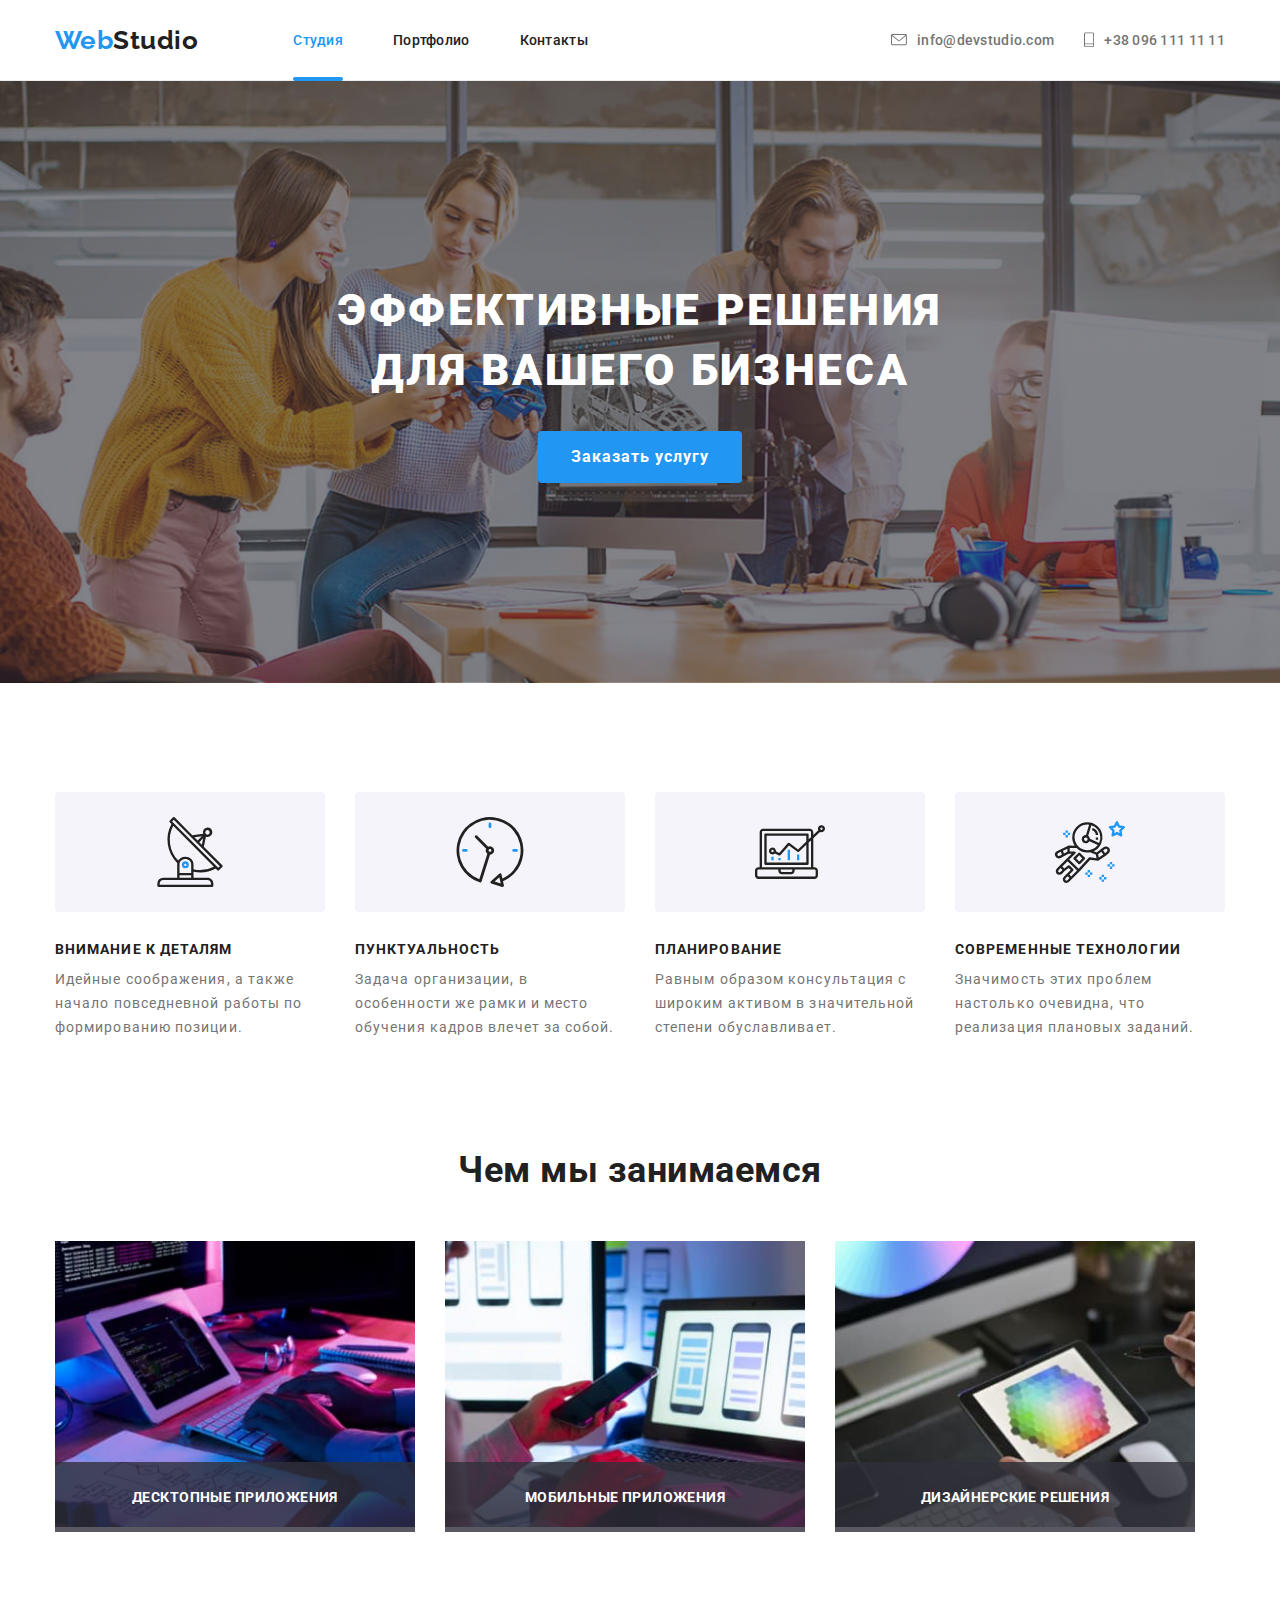
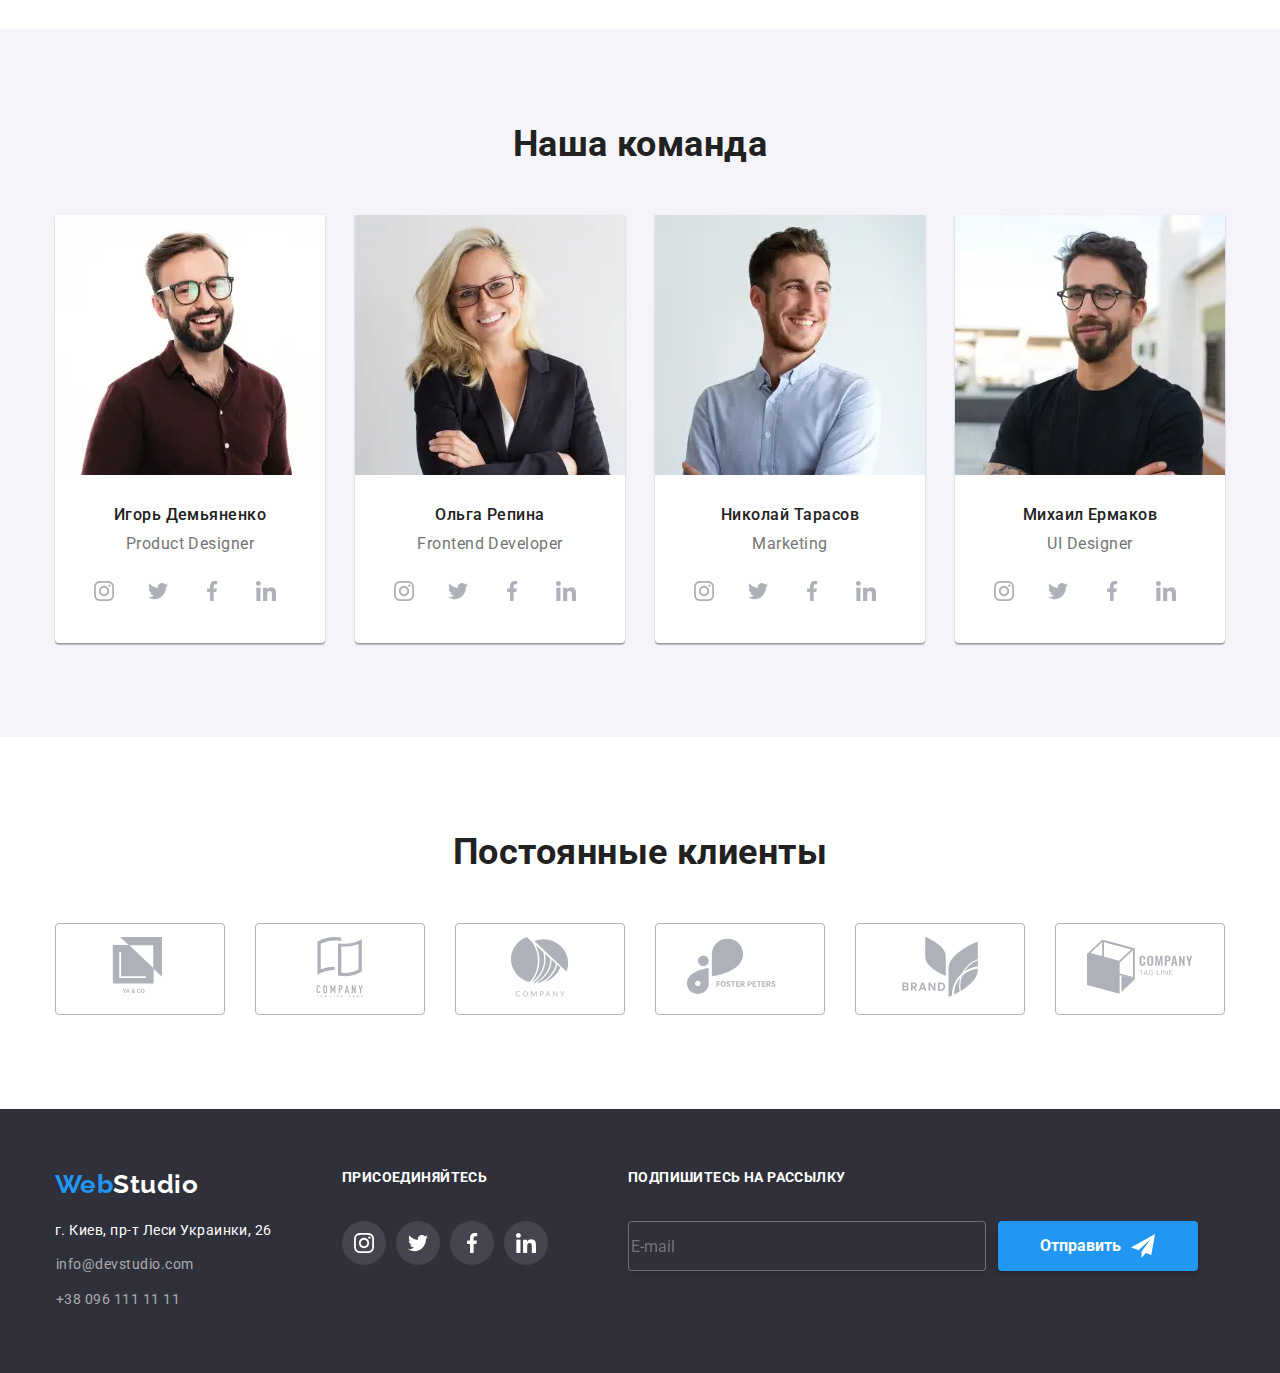
<file: index.html>
<!DOCTYPE html>
<html lang="ru">

<head>
    <meta charset="UTF-8" />
    <meta name="viewport" content="width=device-width, initial-scale=1.0" />
    <title>WebStudio</title>
    <link rel="preconnect" href="https://fonts.googleapis.com">
    <link rel="preconnect" href="https://fonts.gstatic.com" crossorigin>
    <link
        href="https://fonts.googleapis.com/css2?family=Raleway:wght@700&family=Roboto:wght@400;500;700;900&display=swap"
        rel="stylesheet">
    <link rel="stylesheet"
        href="https://cdnjs.cloudflare.com/ajax/libs/modern-normalize/1.1.0/modern-normalize.min.css">
       

    <link rel="stylesheet" href="./css/main.min.css">
</head>

<body>
    <!-- Шапка страницы -->
    <header class="page-header">
        <div class="container">
            <nav class="navigation">
                
                <a href="./index.html" class="top-logo">
                    <span class="accent">Web</span>Studio
                </a>
                <button type="button" class="menu-mobile" aria-expanded="false" data-menu-button>
    
                    <svg class="menu-mobile__icon" width="40" height="40" aria-label="Переключатель мобильного меню">
                        <use class="menu-mobile__menu" href="./images/svg/symbol-defs.svg#menu"></use>
                        <use class="menu-mobile__close" href="./images/svg/symbol-defs.svg#close"></use>
                    </svg>
                </button>
                <div class="header-menu-container" id="header-menu-container" data-menu>
                    <ul class="navigation__list">
                        <li class="navigation__item">
                            <a href="./index.html" class="navigation__link navigation__link--accent">Студия</a>
                        </li>
                        <li class="navigation__item">
                            <a href="./portfolio.html" class="navigation__link">Портфолио</a>
                        </li>
                        <li class="navigation__item">
                            <a href="/" class="navigation__link">Контакты</a>
                        </li>
                    </ul>
                    
                    <ul class="contact">




                        <li class="contact__item contact__maill">
                            <a href="maito:info@devstudio.com" class="contact__link">
                         <svg class="contact__icon" width="16" height="12">
    <use href="./images/sprite.svg#icon-envelope"></use>
</svg>info@devstudio.com</a>       
                        </li>
<li class="contact__item contact__tell">
    <a href="tell:+380961111111" class="contact__link contact__link--accent">
        <svg class="contact__icon" width="10" height="16">
            <use href="./images/sprite.svg#icon-Vector"></use>
        </svg>+38 096 111 11 11</a>
</li>

                        
                    </ul>
                    <ul class="social-list__menu">
                        <li class="social-list__item">
                            <a href="" class="social-list__links">Instagram</a>
                            <span class="social-list__line"></span>
                        </li>
                        <li class="social-list__item">
                            <a href="" class="social-list__links">Twitter</a>
                            <span class="social-list__line"></span>
                        </li>
                        <li class="social-list__item">
                            <a href="" class="social-list__links">Facebook</a>
                            <span class="social-list__line"></span>
                        </li>
                        <li class="social-list__item">
                            <a href="" class="social-list__links">LinkedIn</a>
                        </li>
                    </ul>
                </div>
            </nav>
        </div>
    </header>

    <main>
       
        <!-- hero -->
        <section class="hero">
            <div class="hero-main">
                <h1 class="hero-title">эффективные решения для вашего бизнеса</h1>
                <button class="button primary" type="button" data-modal-open>Заказать услугу</button>
            </div>
        </section>

        <!-- Переваги -->

        <section class="section-special-first ">
            <div class="container">

                <!-- <h2 class="unvisible">Список преимуществ</h2> -->
<div class="r">
                <ul class="feature-list ">

                    <li class="feature-list__item">

                        <div class="feature-list__icon--fon"><svg class="feature-list__icon" width="65.32px" height="70px">
                                <use href="./images/sprite.svg#icon-antenna"></use>
                            </svg></div>

                        <h3 class="title">Внимание к деталям</h3>
                        <p class="text">
                            Идейные соображения, а также начало повседневной работы по формированию позиции.
                        </p>
                    </li>
                    <li class="feature-list__item">

                        <div class="feature-list__icon--fon"><svg class="feature-list__icon" width="66.96px" height="70px">
                                <use href="./images/sprite.svg#icon-clock"></use>

                            </svg></div>
                        <h3 class="title">Пунктуальность</h3>
                        <p class="text">
                            Задача организации, в особенности же рамки и место обучения кадров влечет за собой.
                        </p>
                    </li>
                    <li class="feature-list__item">

                        <div class="feature-list__icon--fon"><svg class="feature-list__icon" width="66.96px" height="70px">
                                <use href="./images/sprite.svg#icon-diagram"></use>
                            </svg></div>

                        <h3 class="title">Планирование</h3>
                        <p class="text">
                            Равным образом консультация с широким активом в значительной степени обуславливает.
                        </p>
                    </li>
                    <li class="feature-list__item">

                        <div class="feature-list__icon--fon"> <svg class="feature-list__icon" width="66.96px" height="70px">
                                <use href="./images/sprite.svg#icon-astronaut"></use>
                            </svg></div>

                        <h3 class="title">Современные технологии</h3>
                        <p class="text">
                            Значимость этих проблем настолько очевидна, что реализация плановых заданий.
                        </p>
                    </li>
                </ul></div>
            </div>
        </section>


        <!-- Послуги -->

        <section class="section-special-second services">
            <div class="container">
                <h2 class="section-main-title">Чем мы занимаемся</h2>

                <ul class="   services-list">

                    <li class="services-list__item">
                        <picture>
                            <source srcset="./images/img/haw-we-do/business.webp 1x, ./images/img/haw-we-do/business2-450@2x.webp 2x"
                                media="(min-width 1200px)" type="image/webp">
                            <source srcset="./images/img/haw-we-do/business.jpg 1x, ./images/img/haw-we-do/business2-450@2x.jpg 2x"
                                media="(min-width 1200px)">
                            <img src="./images/img/haw-we-do/business.jpg" alt="Десктопные приложения" width="370" />
                        </picture>
                        <p class="services-list__text">Десктопные приложения</p>
                    </li>
                    <li class="services-list__item">
                        <picture>
                            <source srcset="./images/img/haw-we-do/mobile-apps.webp 1x, ./images/img/haw-we-do/mobile-apps-450@2x.webp 2x"
                                media="(min-width 1200px)" type="image/webp">
                            <source srcset="./images/img/haw-we-do/mobile-apps.jpg 1x, ./images/img/haw-we-do/mobile-apps-450@2x.jpg 2x"
                                media="(min-width 1200px)">
                            <img src="./images/img/haw-we-do/mobile-apps.jpg" alt="Мобильные приложения" width="370" />
                        </picture>
                        <p class="services-list__text">Мобильные приложения</p>
                    </li>
                    <li class="services-list__item">
                        <picture>
                            <source srcset="./images/img/haw-we-do/design.webp 1x, ./images/img/haw-we-do/design-450@2x.webp 2x "
                                media="(min-width 1200px)" type="image/webp">
                            <source srcset="./images/img/haw-we-do/design.jpg 1x, ./images/img/haw-we-do/design-450@2x.jpg 2x "
                                media="(min-width 1200px)">
                            <img src="./images/img/haw-we-do/design.jpg" alt="Дизайнерские решения" width="370" />
                        </picture>
                        <p class="services-list__text">Дизайнерские решения</p>
                    </li>
                </ul>
            </div>
        </section>


        <!-- Співробітники компанії -->

        <section class="section employees">
            <div class="container">

                <h2 class="section-main-team">Наша команда</h2>
                <ul class="   employees-list">
                    <li class="employees-list__item">

                        <picture>
                            <source srcset="./images/img/team-desctop/desctop-igor1x.webp 1x, ./images/img/team-desctop/desctop-igor@2x.webp 2x"
                                media="(min-width: 1200px)" type="image/webp">
                            <source srcset="./images/img/team-desctop/desctop-igor1x.jpg 1x, ./images/img/team-desctop/desctop-igor@2x.jpg 2x"
                                media="(min-width: 1200px)">
                            <source srcset="./images/img/team-tablet/tablet-igor1x.webp 1x, ./images/img/team-tablet/tablet-igor@2x.webp 2x"
                                media="(min-width: 768px)" type="image/webp">
                            <source srcset="./images/img/team-tablet/tablet-igor1x.jpg 1x, ./images/img/team-tablet/tablet-igor@2x.jpg 2x"
                                media="(min-width: 768px)">
                            <source srcset="./images/img/team-smart/smart-igor1x.webp 1x, ./images/img/team-smart/smart-igor@2x.webp 2x"
                                media="(min-width: 320px)" type="image/webp">
                            <source srcset="./images/img/team-smart/smart-igor1x.jpg 1x, ./images/img/team-smart/smart-igor@2x.jpg 2x"
                                media="(min-width: 320px)">
                            <img src="./images/img/team-smart/smart-igor1x.jpg" alt="Фото Игорь Демьяненко Прадакт" />
                        </picture>
                        <div class="employees-item__description">
                            <h3>Игорь Демьяненко</h3>
                            <p>Product Designer</p>
                            <ul class="social-button    social-centr">


                                <li> <a href="#" class="employees-item__social "><svg class="employees-item__links">
                                            <!--  width="44px" height="44px"-->

                                            <use href="./images/svg/sprite.svg#instagram"></use>
                                        </svg>
                                    </a></li>
                                <li> <a href="#" class="employees-item__social "><svg class="employees-item__links">
                                            <use href="./images/svg/sprite.svg#twitter"></use>
                                        </svg>
                                    </a></li>

                                <li> <a href="#" class="employees-item__social "><svg class="employees-item__links">
                                            <use href="./images/svg/sprite.svg#facebook"></use>
                                        </svg>
                                    </a></li>
                                <li> <a href="#" class="employees-item__social  "><svg class="employees-item__links ">
                                            <use href=" ./images/svg/sprite.svg#linkedin"></use>
                                        </svg>
                                    </a></li>
                            </ul>

                        </div>
                    </li>
                    <li class="employees-list__item">
                        <picture>
                            <source srcset="./images/img/team-desctop/desctop-olga1x.webp 1x, ./images/img/team-desctop/desctop-olga@2x.webp 2x"
                                media="(min-width: 1200px)" type="image/webp">
                            <source srcset="./images/img/team-desctop/desctop-olga1x.jpg 1x, ./images/img/team-desctop/desctop-olga@2x.jpg 2x"
                                media="(min-width: 1200px)">
                            <source srcset="./images/img/team-tablet/tablet-olga1x.webp 1x, ./images/img/team-tablet/tablet-olga@2x.webp 2x"
                                media="(min-width: 768px)" type="image/webp">
                            <source srcset="./images/img/team-tablet/tablet-olga1x.jpg 1x, ./images/img/team-tablet/tablet-olga@2x.jpg 2x"
                                media="(min-width: 768px)">
                            <source srcset="./images/img/team-smart/smart-olga1x.webp 1x, ./images/img/team-smart/smart-olga@2x.webp 2x"
                                media="(min-width: 320px)" type="image/webp">
                            <source srcset="./images/img/team-smart/smart-olga1x.jpg 1x, ./images/img/team-smart/smart-olga@2x.jpg 2x"
                                media="(min-width: 320px)">
                            <img src="./images/img/team-smart/smart-olga1x.jpg" alt="Фото Ольга Репина Фронтэнд" />
                        </picture>
                        <div class="employees-item__description">
                            <h3>Ольга Репина</h3>
                            <p>Frontend Developer</p>
                            <ul class="social-button    social-centr">


                                <li> <a href="#" class="employees-item__social"><svg class="employees-item__links">
                                            <!--  width="44px" height="44px"-->

                                            <use href="./images/svg/sprite.svg#instagram"></use>
                                        </svg>
                                    </a></li>
                                <li> <a href="#" class="employees-item__social"><svg class="employees-item__links">
                                            <use href="./images/svg/sprite.svg#twitter"></use>
                                        </svg>
                                    </a></li>

                                <li> <a href="#" class="employees-item__social"><svg class="employees-item__links">
                                            <use href="./images/svg/sprite.svg#facebook"></use>
                                        </svg>
                                    </a></li>
                                <li> <a href="#" class="employees-item__social"><svg class="employees-item__links">
                                            <use href=" ./images/svg/sprite.svg#linkedin"></use>
                                        </svg>
                                    </a></li>
                            </ul>
                        </div>
                    </li>
                    <li class="employees-list__item">
                    <picture>
                        <source
                            srcset="./images/img/team-desctop/desctop-nikolay1x.webp 1x, ./images/img/team-desctop/desctop-nikolay@2x.webp 2x"
                            media="(min-width: 1200px)" type="image/webp">
                        <source
                            srcset="./images/img/team-desctop/desctop-nikolay1x.jpg 1x, ./images/img/team-desctop/desctop-nikolay@2x.jpg 2x"
                            media="(min-width: 1200px)">
                        <source
                            srcset="./images/img/team-tablet/tablet-nikolay1x.webp 1x, ./images/img/team-tablet/tablet-nikolay@2x.webp 2x"
                            media="(min-width: 768px)" type="image/webp">
                        <source srcset="./images/img/team-tablet/tablet-nikolay1x.jpg 1x, ./images/img/team-tablet/tablet-nikolay@2x.jpg 2x"
                            media="(min-width: 768px)">
                        <source srcset="./images/img/team-smart/smart-nikolay1x.webp 1x, ./images/img/team-smart/smart-nikolay@2x.webp 2x"
                            media="(min-width: 320px)" type="image/webp">
                        <source srcset="./images/img/team-smart/smart-nikolay1x.jpg 1x, ./images/img/team-smart/smart-nikolay@2x.jpg 2x"
                            media="(min-width: 320px)">
                        <img src="./images/img/team-smart/smart-nikolay1x.jpg" alt="Фото Николай Тарасов" />
                    </picture>
                        <div class="employees-item__description">
                            <h3>Николай Тарасов</h3>
                            <p>Marketing</p>
                            <ul class="social-button    social-centr">


                                <li> <a href="#" class="employees-item__social"><svg class="employees-item__links">
                                            <!--  width="44px" height="44px"-->

                                            <use href="./images/svg/sprite.svg#instagram"></use>
                                        </svg>
                                    </a></li>
                                <li> <a href="#" class="employees-item__social"><svg class="employees-item__links">
                                            <use href="./images/svg/sprite.svg#twitter"></use>
                                        </svg>
                                    </a></li>

                                <li> <a href="#" class="employees-item__social"><svg class="employees-item__links">
                                            <use href="./images/svg/sprite.svg#facebook"></use>
                                        </svg>
                                    </a></li>
                                <li> <a href="#" class="employees-item__social"><svg class="employees-item__links">
                                            <use href=" ./images/svg/sprite.svg#linkedin"></use>
                                        </svg>
                                    </a></li>
                            </ul>
                        </div>
                    </li>
                    <li class="employees-list__item">


                    <picture>
                        <source
                            srcset="./images/img/team-desctop/desctop-mihail1x.webp 1x, ./images/img/team-desctop/desctop-mihail@2x.webp 2x"
                            media="(min-width: 1200px)" type="image/webp">
                        <source
                            srcset="./images/img/team-desctop/desctop-mihail1x.jpg 1x, ./images/img/team-desctop/desctop-mihail@2x.jpg 2x"
                            media="(min-width: 1200px)">
                        <source srcset="./images/img/team-tablet/tablet-mihail1x.webp 1x, ./images/img/team-tablet/tablet-mihail@2x.webp 2x"
                            media="(min-width: 768px)" type="image/webp">
                        <source srcset="./images/img/team-tablet/tablet-mihail1x.jpg 1x, ./images/img/team-tablet/tablet-mihail@2x.jpg 2x"
                            media="(min-width: 768px)">
                        <source srcset="./images/img/team-smart/smart-mihail1x.webp 1x, ./images/img/team-smart/smart-mihail@2x.webp
                                    2x" media="(min-width: 320px)" type="image/webp">
                        <source srcset="./images/img/team-smart/smart-mihail1x.jpg 1x, ./images/img/team-smart/smart-mihail@2x.jpg 2x"
                            media="(min-width: 320px)">
                        <img src="./images/img/team-smart/smart-mihail1x.jpg" alt="Михаил Ермаков" />
                    </picture>
                        <div class="employees-item__description">

                            <h3>Михаил Ермаков</h3>
                            <p>UI Designer</p>
                            <ul class="social-button    social-centr">


                                <li> <a href="#" class="employees-item__social "><svg class="employees-item__links">
                                            <!--  width="44px" height="44px"-->

                                            <use href="./images/svg/sprite.svg#instagram"></use>
                                        </svg>
                                    </a></li>
                                <li> <a href="#" class="employees-item__social "><svg class="employees-item__links">
                                            <use href="./images/svg/sprite.svg#twitter"></use>
                                        </svg>
                                    </a></li>

                                <li> <a href="#" class="employees-item__social "><svg class="employees-item__links">
                                            <use href="./images/svg/sprite.svg#facebook"></use>
                                        </svg>
                                    </a></li>
                                <li> <a href="#" class="employees-item__social "><svg class="employees-item__links">
                                            <use href=" ./images/svg/sprite.svg#linkedin"></use>
                                        </svg>
                                    </a></li>
                            </ul>
                        </div>
                    </li>
                </ul>
            </div>
        </section>


        <!-- Постійні клієнти -->


        <section class="section-special-work section">
            <div class="container ">
                <h2 class="section-main-title">Постоянные клиенты</h2>
                <ul class="client">

                    <li class="item">
                        <button type="button" class="button-client"><svg class="client-icon-button">
                                <use href="./images/sprite.svg#icon-Client1"></use>
                            </svg></button>
                    </li>
                    <li class="item">
                        <button type="button" class="button-client"><svg class="client-icon-button">
                                <use href="./images/sprite.svg#icon-Client2"></use>
                            </svg></button>
                    </li>
                    <li class="item">
                        <button type="button" class="button-client"><svg class="client-icon-button">
                                <use href="./images/sprite.svg#icon-Client3"></use>
                            </svg></button>
                    </li>
                    <li class="item">
                        <button type="button" class="button-client"><svg class="client-icon-button">
                                <use href="./images/sprite.svg#icon-Client4"></use>
                            </svg></button>
                    </li>
                    <li class="item">
                        <button type="button" class="button-client"><svg class="client-icon-button">
                                <use href="./images/sprite.svg#icon-Client5"></use>
                            </svg></button>
                    </li>
                    <li class="item">
                        <button type="button" class="button-client"><svg class="client-icon-button">
                                <use href="./images/sprite.svg#icon-Client6"></use>
                            </svg></button>
                    </li>




                </ul>



            </div>
        </section>





    </main>

    <!-- Футер -->
    <!--Модальне вікно-->
    <div class="backdrop is-hidden" data-modal>
        <div class="modal-box">
            <button class="modal-close" data-modal-close>
                <svg class="close-icon">
                    <use href="./images/svg/close.svg#close"></use>
                </svg>
            </button>
            <b class="modal-headline">Оставьте свои данные, мы вам перезвоним</b>
            <form class="form-box">
                <label for="Name" class="form-input-box">
                    Имя
                    <input type="text" name="user-name" id="" class="form-input" required>
                    <svg class="form-input-icon">
                        <use href="./images/svg/person-black-18dp 1.svg#1"></use>
                    </svg>
    
                </label>
    
                <label for="Tel" class="form-input-box">
                    Телефон
                    <input type="tel" name="" id="" class="form-input" pattern="[0-9]{10}" title="0500505050">
    
                    <svg class="form-input-icon">
                        <use href="./images/svg/phone-black-18dp 1.svg#1""></use>
                            </svg>
        
                        </label>
                        <label for=" Email" class="form-input-box">
                            Почта
                            <input type="email" name="" id="" class="form-input">
                            <svg class="form-input-icon">
                                <use href="./images/svg/email-black-18dp 1.svg#1""></use>
                            </svg>
        
        
                        </label>
                        <!---->
                        <label class=" form-input-box-coment">
                                    Комментарий
                                    <textarea name="textarea" id="user-msg" placeholder="Введите текст"
                                        class="form-message"></textarea>
                </label>
    
                <label class="check option">
                    <input class="check__input" type="checkbox">
                    <span class="check__box"></span>
                    <span class="check-text">Соглашаюсь с рассылкой и принимаю &#32;<a href="#">Условия
                            договора</a></span>
    
                </label>
    
            </form>
    
            <div class="modal-btn-box"><button type="submit" class="modal-btn">Отправить</button></div>
        </div>
    </div>
    <!---->
    

<footer class="footer">

    <div class="container footer__container ">
        <div class="footer_logobox">
            <a href="./index.html" class="footer__logo">


                <span class="accent">Web</span><span class="second-part">Studio</span>
            </a>

            <address class="address">
                <p class="footer__address">г. Киев, пр-т Леси Украинки, 26</p>
                <ul class="footer__list">
                    <li class="footer__address"><a href="mailto:info@devstudio.com"
                            class="button">info@devstudio.com</a>
                    </li>
                    <li><a href="tel:+380961111111" class="button">+38 096 111 11 11</a></li>
                </ul>
            </address>
        </div>



        <div class="footer__container2">
            <h3 class="social-h">ПРИСОЕДИНЯЙТЕСЬ</h3>



            <ul class="social-button   ">

                <li> <a href="#" class="social-button__footer"><svg class="social-button__links">


                            <use href="./images/svg/sprite.svg#instagram"></use>
                        </svg>
                    </a></li>
                <li> <a href="#" class="social-button__footer"><svg class="social-button__links">
                            <use href="./images/svg/sprite.svg#twitter"></use>
                        </svg>
                    </a></li>

                <li> <a href="#" class="social-button__footer"><svg class="social-button__links">
                            <use href="./images/svg/sprite.svg#facebook"></use>
                        </svg>
                    </a></li>
                <li> <a href="#" class="social-button__footer"><svg class="social-button__links">
                            <use href="./images/svg/sprite.svg#linkedin"></use>
                        </svg>
                    </a></li>

            </ul>


        </div>
        <div class="subscription-box-general">
            <h3 class="social-h">Подпишитесь на рассылку</h3>
            <div class="subscription-box"><!---->
                <label for="Email" class="form-input-box-footer">

                        <input type="email" class="form-input-footer" placeholder="E-mail">

                    </label>
                
                
                <div class="btn-submit-box"><button type="submit" class="btn-subscribe">Отправить &#32;
                        <svg class="button-post">
                            <use href="./images/svg/sprite.svg#telegram-ico"></use>
                        </svg>
                    </button></div>
                

                

            </div>
        </div>


    </div>


</footer>

   



<script src="./js/menu.js"></script>
    <script src="./js/modal.js"></script>    
</body>

</html>
</file>
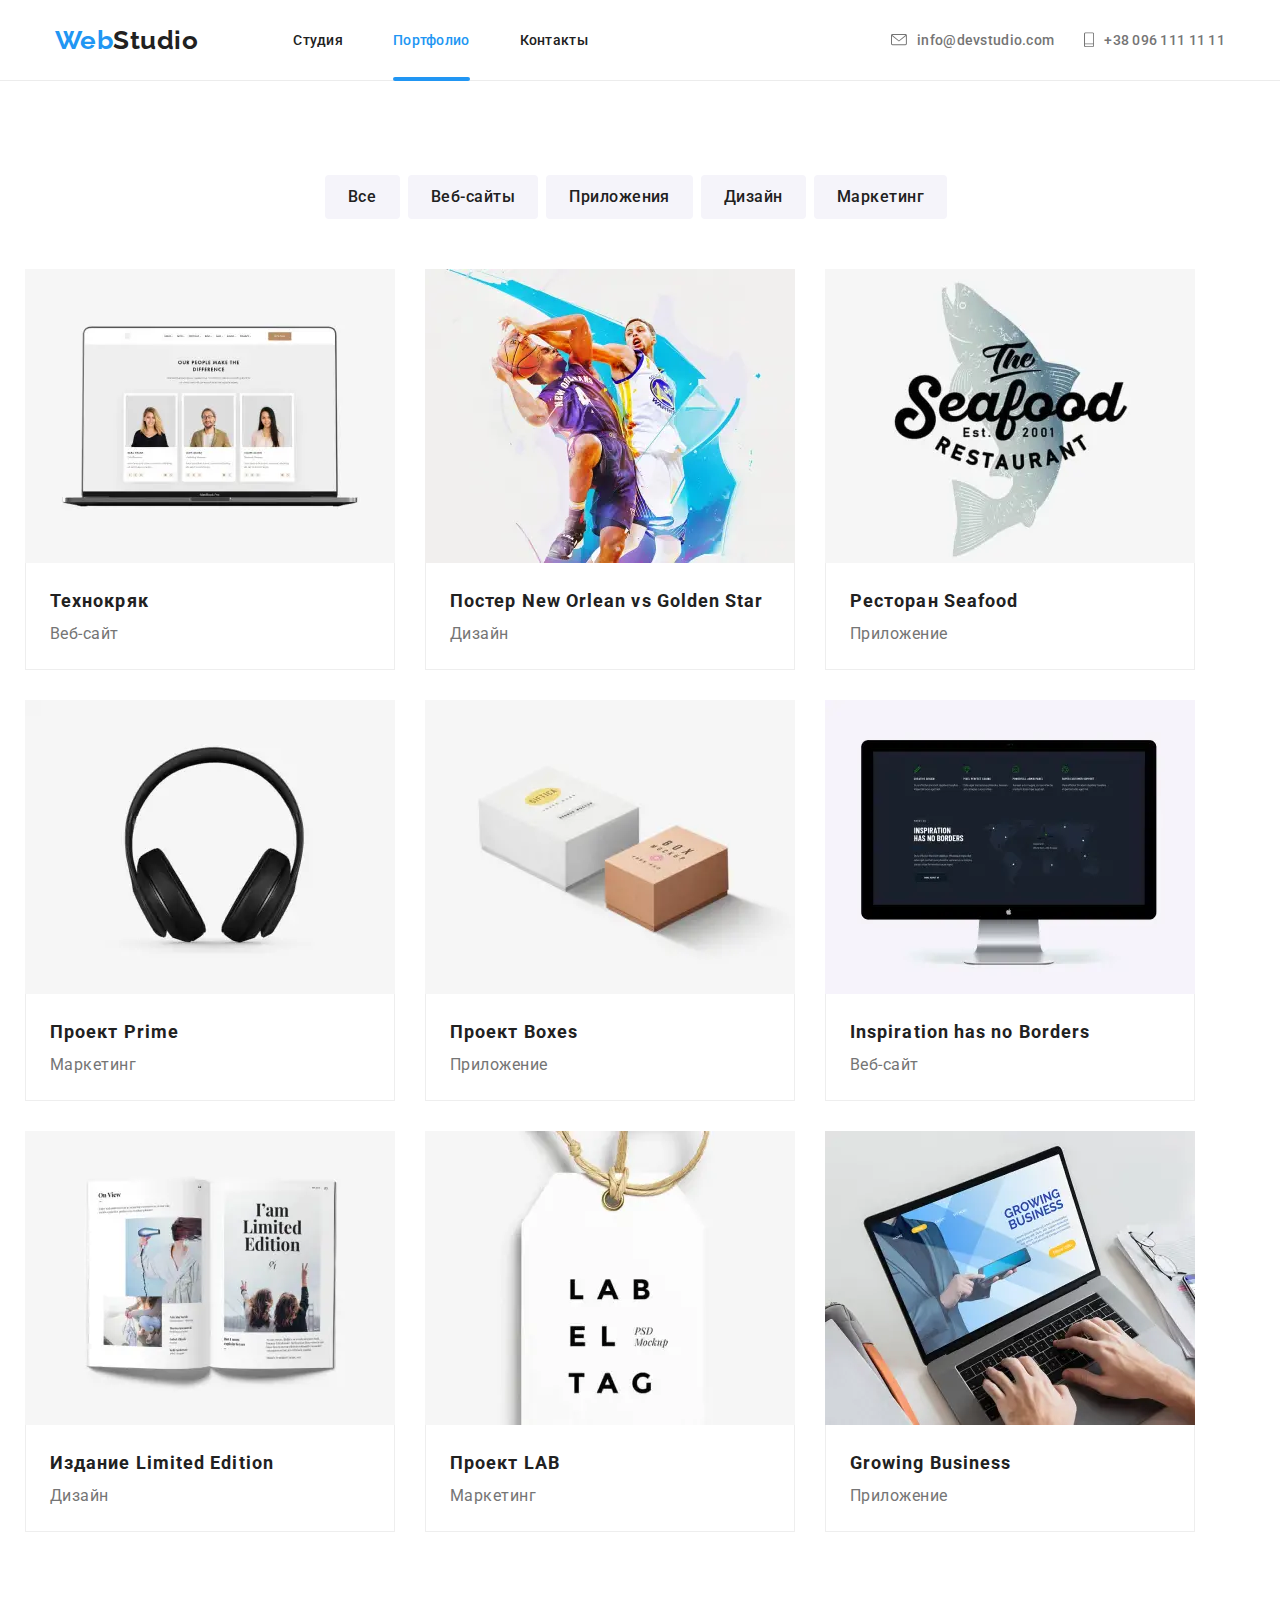
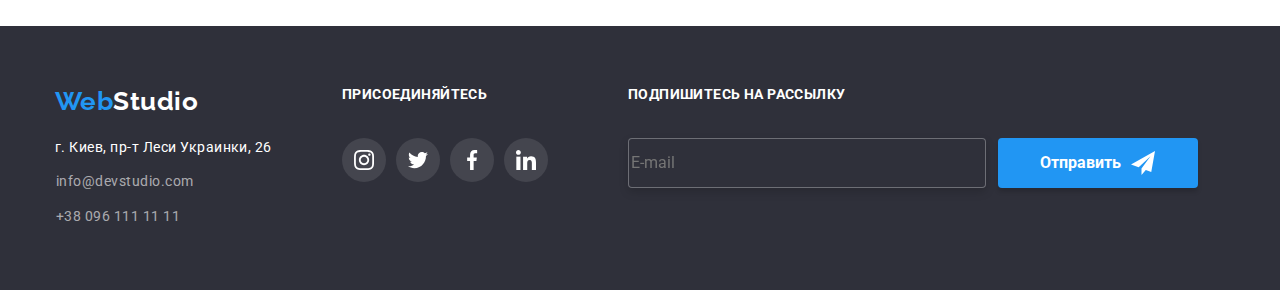
<file: portfolio.html>
<!DOCTYPE html>
<html lang="ru">

<head>
    <meta charset="UTF-8" />
    <meta name="viewport" content="width=device-width, initial-scale=1.0" />
    <title>Портфолио</title>
    <link rel="preconnect" href="https://fonts.googleapis.com">
    <link rel="preconnect" href="https://fonts.gstatic.com" crossorigin>
    <link
        href="https://fonts.googleapis.com/css2?family=Raleway:wght@700&family=Roboto:wght@400;500;700;900&display=swap"
        rel="stylesheet">
    <link rel="stylesheet"
        href="https://cdnjs.cloudflare.com/ajax/libs/modern-normalize/1.1.0/modern-normalize.min.css">

    <link rel="stylesheet" href="./css/main.min.css" >
</head>

<body>
<!-- Шапка страницы -->
<header class="page-header">
    <div class="container">
        <nav class="navigation">

            <a href="./index.html" class="top-logo">
                <span class="accent">Web</span>Studio
            </a>
            <button type="button" class="menu-mobile" aria-expanded="false" data-menu-button>

                <svg class="menu-mobile__icon" width="40" height="40" aria-label="Переключатель мобильного меню">
                    <use class="menu-mobile__menu" href="./images/svg/symbol-defs.svg#menu"></use>
                    <use class="menu-mobile__close" href="./images/svg/symbol-defs.svg#close"></use>
                </svg>
            </button>
            <div class="header-menu-container" id="header-menu-container" data-menu>
                <ul class="navigation__list">
                    <li class="navigation__item">
                        <a href="./index.html" class="navigation__link">Студия</a>
                    </li>
                    <li class="navigation__item">
                        <a href="./portfolio.html" class="navigation__link navigation__link--accent">Портфолио</a>
                    </li>
                    <li class="navigation__item">
                        <a href="/" class="navigation__link">Контакты</a>
                    </li>
                </ul>

                <ul class="contact">




                    <li class="contact__item contact__maill">
                        <a href="maito:info@devstudio.com" class="contact__link">
                            <svg class="contact__icon" width="16" height="12">
                                <use href="./images/sprite.svg#icon-envelope"></use>
                            </svg>info@devstudio.com</a>
                    </li>
                    <li class="contact__item contact__tell">
                        <a href="tell:+380961111111" class="contact__link contact__link--accent">
                            <svg class="contact__icon" width="10" height="16">
                                <use href="./images/sprite.svg#icon-Vector"></use>
                            </svg>+38 096 111 11 11</a>
                    </li>


                </ul>
                <ul class="social-list__menu">
                    <li class="social-list__item">
                        <a href="" class="social-list__links">Instagram</a>
                        <span class="social-list__line"></span>
                    </li>
                    <li class="social-list__item">
                        <a href="" class="social-list__links">Twitter</a>
                        <span class="social-list__line"></span>
                    </li>
                    <li class="social-list__item">
                        <a href="" class="social-list__links">Facebook</a>
                        <span class="social-list__line"></span>
                    </li>
                    <li class="social-list__item">
                        <a href="" class="social-list__links">LinkedIn</a>
                    </li>
                </ul>
            </div>
        </nav>
    </div>
</header>


    <main>



        <main class="section">
           
            <!-- **<h1>Список проэктов портфолио</h1>*** -->


            <section>
                <div class="container">

                    <!-- Фільтр -->
                    <ul class="filter   list">


                        <li>
                            <button type="button" class="button secondary filter-shadow">Все</button>
                        </li>
                        <li>
                            <button type="button" class="button secondary filter-shadow">Веб-сайты</button>
                        </li>
                        <li>
                            <button type="button" class="button secondary filter-shadow">Приложения</button>
                        </li>
                        <li>
                            <button type="button" class="button secondary filter-shadow">Дизайн</button>
                        </li>
                        <li>
                            <button type="button" class="button secondary filter-shadow">Маркетинг</button>
                        </li>
                    </ul>

                    <!-- Проекти -->

                    <ul class="projects list ">
                        <li class="projects__item projects__shadow">
                            <div class="card">
                                <a href="">
                                <picture>
                                    <source srcset="./images/img/portfolio-desctop/desctop1x.webp 1x,
                                                       ./images/img/portfolio-desctop/desctop@2x.webp 2x" media="(min-width: 1200px)"
                                        type="image/webp">
                                    <source srcset="./images/img/portfolio-desctop/desctop1x.jpg 1x,
                                                       ./images/img/portfolio-desctop/desctop@2x.jpg 2x" media="(min-width: 1200px)">
                                    <source srcset="./images/img/portfolio-tablet-img/desctop1x.webp 1x,
                                                        ./images/img/portfolio-tablet-img/desctop@2x.webp 2x" media="(min-width: 768px)"
                                        type="image/webp">
                                    <source srcset="./images/img/portfolio-tablet-img/desctop1x.jpg 1x,
                                                       ./images/img/portfolio-tablet-img/desctop@2x.jpg 2x" media="(min-width: 768px)">
                                    <source srcset="./images/img/portfolio-smart-img/desctop1x.webp 1x,
                                                       ./images/img/portfolio-smart-img/desctop@2x.webp 2x" media="(min-width: 320px)"
                                        type="image/webp">
                                    <source srcset="./images/img/portfolio-smart-img/desctop1x.jpg 1x,
                                                       ./images/img/portfolio-smart-img/desctop@2x.jpg 2x" media="(min-width: 320px)">
                                    <img src="./images/img/portfolio-smart-img/desctop1x.jpg" alt="Технокряк" />
                                </picture>
                        
                                    <p class="project__text">Технокряк это современная площадка распространения
                                        коронавируса.
                                        Компании используют эту платформу для цифрового шпионажа и атак на защищённые
                                        сервера конкурентов.</p>
                            </div>
                            <div class="projects__item-description">
                                <h2 class="project_title">Технокряк</h2>
                                <p>Веб-сайт</p>
                            </div>
                            </a>
                        </li>
                        <li class="projects__item projects__shadow">
                            <div class="card">
                                <a href="">
                                    <picture>
                                        <source srcset="./images/img/portfolio-desctop/desctop-new1x.webp 1x,
                                                           ./images/img/portfolio-desctop/desctop-new@2x.webp 2x" media="(min-width: 1200px)"
                                            type="image/webp">
                                        <source srcset="./images/img/portfolio-desctop/desctop-new1x.jpg 1x,
                                                           ./images/img/portfolio-desctop/desctop-new@2x.jpg 2x" media="(min-width: 1200px)">
                                        <source srcset="./images/img/portfolio-tablet-img/new-orlean-tablet-1x.webp 1x,
                                                           ./images/img/portfolio-tablet-img/new-orlean-tablet@2x.webp 2x" media="(min-width: 768px)"
                                            type="image/webp">
                                        <source srcset="./images/img/portfolio-tablet-img/new-orlean-tablet-1x.jpg 1x,
                                                           ./images/img/portfolio-tablet-img/new-orlean-tablet-@2x.jpg 2x" media="(min-width: 768px)">
                                        <source srcset="./images/img/portfolio-smart-img/mobile-neworlean1x.webp 1x,
                                                           ./images/img/portfolio-smart-img/mobile-neworlean@2x.webp 2x" media="(min-width: 320px)"
                                            type="image/webp">
                                        <source srcset="./images/img/portfolio-smart-img/mobile-neworlean1x.jpg 1x,
                                                           ./images/img/portfolio-smart-img/mobile-neworlean@2x.jpg 2x" media="(min-width: 320px)">
                                        <img src="./images/img/portfolio-smart-img/mobile-neworlean1x.jpg" alt="New Orlean vs Golden Stars" />
                                    </picture>
                                    <p class="project__text">Технокряк это современная площадка распространения
                                        коронавируса.
                                        Компании используют эту платформу для цифрового шпионажа и атак на защищённые
                                        сервера конкурентов.</p>
                            </div>
                            <div class="projects__item-description">
                                <h2>Постер New Orlean vs Golden Star</h2>
                                <p>Дизайн</p>
                            </div>
                            </a>
                        </li>
                        <li class="projects__item projects__shadow">
                            <div class="card">
                                <a href="">
                                    <picture>
                                        <source srcset="./images/img/portfolio-desctop/desctop-sea1x.webp 1x,
                                                           ./images/img/portfolio-desctop/desctop-sea@2x.webp 2x" media="(min-width: 1200px)"
                                            type="image/webp">
                                        <source srcset="./images/img/portfolio-desctop/desctop-sea1x.jpg 1x,
                                                           ./images/img/portfolio-desctop/desctop-sea@2x.jpg 2x" media="(min-width: 1200px)">
                                        <source srcset="./images/img/portfolio-tablet-img/tablet-seafood-1x.webp 1x,
                                                           ./images/img/portfolio-tablet-img/tablet-seafood@2x.webp 2x" media="(min-width: 768px)"
                                            type="image/webp">
                                        <source srcset="./images/img/portfolio-tablet-img/tablet-seafood-1x.jpg 1x,
                                                           ./images/img/portfolio-tablet-img/tablet-seafood@2x.jpg 2x" media="(min-width: 768px)">
                                        <source srcset="./images/img/portfolio-smart-img/mobile-seafood1x.webp 1x,
                                                           ./images/img/portfolio-smart-img/mobile-seafood@2x.webp 2x" media="(min-width: 320px)"
                                            type="image/webp">
                                        <source srcset="./images/img/portfolio-smart-img/mobile-seafood1x.jpg 1x,
                                                           ./images/img/portfolio-smart-img/mobile-seafood@2x.jpg 2x" media="(min-width: 320px)">
                                        <img src="./images/img/portfolio-smart-img/mobile-seafood1x.jpg" alt="Технокряк" />
                                    </picture>
                                    <p class="project__text">Технокряк это современная площадка распространения
                                        коронавируса.
                                        Компании используют эту платформу для цифрового шпионажа и атак на защищённые
                                        сервера конкурентов.</p>
                            </div>
                            <div class="projects__item-description">
                                <h2>Ресторан Seafood</h2>
                                <p>Приложение</p>
                            </div>
                            </a>
                        </li>
                        <li class="projects__item projects__shadow">
                            <div class="card">
                                <a href="">
                                    <picture>
                                        <source srcset="./images/img/portfolio-desctop/desctop-prime1x.webp 1x,
                                                           ./images/img/portfolio-desctop/desctop-prime@2x.webp 2x" media="(min-width: 1200px)"
                                            type="image/webp">
                                        <source srcset="./images/img/portfolio-desctop/desctop-prime1x.jpg 1x,
                                                           ./images/img/portfolio-desctop/desctop-prime@2x.jpg 2x" media="(min-width: 1200px)">
                                        <source srcset="./images/img/portfolio-tablet-img/tablet-prime-1x.webp 1x,
                                                           ./images/img/portfolio-tablet-img/tablet-prime@2x.webp 2x" media="(min-width: 768px)"
                                            type="image/webp">
                                        <source srcset="./images/img/portfolio-tablet-img/tablet-prime-1x.jpg 1x,
                                                           ./images/img/portfolio-tablet-img/tablet-prime@2x.jpg 2x" media="(min-width: 768px)">
                                        <source srcset="./images/img/portfolio-smart-img/mobile-prime1x.webp 1x,
                                                           ./images/img/portfolio-smart-img/mobile-prime@2x.webp 2x" media="(min-width: 320px)"
                                            type="image/webp">
                                        <source srcset="./images/img/portfolio-smart-img/mobile-prime1x.jpg 1x,
                                                           ./images/img/portfolio-smart-img/mobile-prime@2x.jpg 2x" media="(min-width: 320px)">
                                        <img src="./images/img/portfolio-smart-img/desctop1x.jpg" alt="Технокряк" />
                                    </picture>
                                    <p class="project__text">Технокряк это современная площадка распространения
                                        коронавируса.
                                        Компании используют эту платформу для цифрового шпионажа и атак на защищённые
                                        сервера конкурентов.</p>
                            </div>
                            <div class="projects__item-description">
                                <h2>Проект Prime</h2>
                                <p>Маркетинг</p>
                            </div>
                            </a>
                        </li>
                        <li class="projects__item projects__shadow">
                            <div class="card">
                                <a href="">
                                    <picture>
                                        <source srcset="./images/img/portfolio-desctop/desctop-box1x.webp 1x,
                                                           ./images/img/portfolio-desctop/desctop-box@2x.webp 2x" media="(min-width: 1200px)"
                                            type="image/webp">
                                        <source srcset="../images/img/portfolio-desctop/desctop-box1x.jpg 1x,
                                                           ./images/img/portfolio-desctop/desctop-box@2x.jpg 2x" media="(min-width: 1200px)">
                                        <source srcset="./images/img/portfolio-tablet-img/tablet-box-1x.webp 1x,
                                                           ./images/img/portfolio-tablet-img/tablet-box@2x.webp 2x" media="(min-width 768px)"
                                            type="image/webp">
                                        <source srcset="./images/img/portfolio-tablet-img/tablet-box-1x.jpg 1x,
                                                           ./images/img/portfolio-tablet-img/tablet-box@2x.jpg 2x" media="(min-width: 768px)">
                                        <source srcset="./images/img/portfolio-smart-img/mobile-boxes1x.webp
                                                                                               1x,
                                                           ./images/img/portfolio-smart-img/mobile-boxes@2x.webp 2x" media="(min-width: 320px)"
                                            type="image/webp">
                                        <source srcset="./images/img/portfolio-smart-img/mobile-boxes1x.jpg 1x,
                                                           ./images/img/portfolio-smart-img/mobile-boxes@2x.jpg 2x" media="(min-width: 320px)">
                                        <img src="./images/img/portfolio-smart-img/mobile-boxes1x.jpg" alt="Технокряк" />
                                    </picture>
                                    <p class="project__text">Технокряк это современная площадка распространения
                                        коронавируса.
                                        Компании используют эту платформу для цифрового шпионажа и атак на защищённые
                                        сервера конкурентов.</p>
                            </div>
                            <div class="projects__item-description">
                                <h2>Проект Boxes</h2>
                                <p>Приложение</p>
                            </div>
                            </a>
                        </li>
                        <li class="projects__item projects__shadow">
                            <div class="card">
                                <a href="">
                                    <picture>
                                        <source srcset="./images/img/portfolio-desctop/desctop-inspiration1x.webp 1x,
                                                           ./images/img/portfolio-desctop/desctop-inspiration@2x.webp 2x" media="(min-width: 1200px)"
                                            type="image/webp">
                                        <source srcset="./images/img/portfolio-desctop/desctop-inspiration1x.jpg 1x,
                                                           ./images/img/portfolio-desctop/desctop-inspiration@2x.jpg 2x" media="(min-width: 1200px)">
                                        <source srcset="./images/img/portfolio-tablet-img/tablet-inspiration-1x.webp 1x,
                                                           ./images/img/portfolio-tablet-img/tablet-inspiration@2x.webp 2x" media="(min-width: 768px)"
                                            type="image/webp">
                                        <source srcset="./images/img/portfolio-tablet-img/tablet-inspiration-1x.jpg 1x,
                                                           ./images/img/portfolio-tablet-img/tablet-inspiration@2x.jpg 2x" media="(min-width: 768px)">
                                        <source srcset="./images/img/portfolio-smart-img/mobile-inspiration1x.webp 1x,
                                                           ./images/img/portfolio-smart-img/mobile-inspiration@2x.webp 2x" media="(min-width: 320px)"
                                            type="image/webp">
                                        <source srcset="./images/img/portfolio-smart-img/mobile-inspiration1x.jpg 1x,
                                                           ./images/img/portfolio-smart-img/mobile-inspiration@2x.jpg 2x" media="(min-width: 320px)">
                                        <img src="./images/img/portfolio-smart-img/mobile-inspiration1x.jpg" alt="Технокряк" />
                                    </picture>
                                    <p class="project__text">Технокряк это современная площадка распространения
                                        коронавируса.
                                        Компании используют эту платформу для цифрового шпионажа и атак на защищённые
                                        сервера конкурентов.</p>
                            </div>
                            <div class="projects__item-description">
                                <h2>Inspiration has no Borders</h2>
                                <p>Веб-сайт</p>
                            </div>
                            </a>
                        </li>
                        <li class="projects__item projects__shadow">
                            <div class="card">
                                <a href="">
                                    <picture>
                                        <source srcset="./images/img/portfolio-desctop/desctop-limited1x.webp 1x,
                                                           ./images/img/portfolio-desctop/desctop-limited@2x.webp 2x" media="(min-width: 1200px)"
                                            type="image/webp">
                                        <source srcset="./images/img/portfolio-desctop/desctop-limited1x.jpg 1x,
                                                           ./images/img/portfolio-desctop/desctop-limited@2x.jpg 2x" media="(min-width: 1200px)">
                                        <source srcset="./images/img/portfolio-tablet-img/tablet-limited-1x.webp 1x,
                                                           ./images/img/portfolio-tablet-img/tablet-limited@2x.webp 2x" media="(min-width: 768px)"
                                            type="image/webp">
                                        <source srcset="./images/img/portfolio-tablet-img/tablet-limited-1x.jpg 1x,
                                                           ./images/img/portfolio-tablet-img/tablet-limited@2x.jpg 2x" media="(min-width: 768px)">
                                        <source srcset="./images/img/portfolio-smart-img/mobile-limited1x.webp 1x,
                                                           ./images/img/portfolio-smart-img/mobile-limited@2x.webp 2x" media="(min-width 320px)"
                                            type="image/webp">
                                        <source srcset="./images/img/portfolio-smart-img/mobile-limited1x.jpg 1x,
                                                           ./images/img/portfolio-smart-img/mobile-limited@2x.jpg 2x" media="(min-width: 320px)">
                                        <img src="./images/img/portfolio-smart-img/mobile-limited1x.jpg" alt="Технокряк" />
                                    </picture>
                                    <p class="project__text">Технокряк это современная площадка распространения
                                        коронавируса.
                                        Компании используют эту платформу для цифрового шпионажа и атак на защищённые
                                        сервера конкурентов.</p>
                            </div>
                            <div class="projects__item-description">
                                <h2>Издание Limited Edition</h2>
                                <p>Дизайн</p>
                            </div>
                            </a>
                        </li>
                        <li class="projects__item projects__shadow">
                            <div class="card">
                                <a href="">
                                    <picture>
                                        <source srcset="./images/img/portfolio-desctop/desctop-lab1x.webp 1x,
                                                           ./images/img/portfolio-desctop/desctop-lab@2x.webp 2x" media="(min-width: 1200px)"
                                            type="image/webp">
                                        <source srcset="./images/img/portfolio-desctop/desctop-lab1x.jpg 1x,
                                                           ./images/img/portfolio-desctop/desctop-lab@2x.jpg 2x" media="(min-width: 1200px)">
                                        <source srcset="./images/img/portfolio-tablet-img/tablet-lab-1x.webp 1x,
                                                           ./images/img/portfolio-tablet-img/tablet-lab@2x.webp 2x" media="(min-width: 768px)"
                                            type="image/webp">
                                        <source srcset="./images/img/portfolio-tablet-img/tablet-lab-1x.jpg 1x,
                                                           ./images/img/portfolio-tablet-img/tablet-lab@2x.jpg 2x" media="(min-width: 768px)">
                                        <source srcset="./images/img/portfolio-smart-img/mobile-lab1x.webp 1x,
                                                           ./images/img/portfolio-smart-img/mobile-lab@2x.webp 2x" media="(min-width: 320px)"
                                            type="image/webp">
                                        <source srcset="./images/img/portfolio-smart-img/mobile-lab1x.jpg 1x,
                                                           ./images/img/portfolio-smart-img/mobile-lab@2x.jpg 2x" media="(min-width: 320px)">
                                        <img src="./images/img/portfolio-smart-img/desctop1x.jpg" alt="Технокряк" />
                                    </picture>
                                    <p class="project__text">Технокряк это современная площадка распространения
                                        коронавируса.
                                        Компании используют эту платформу для цифрового шпионажа и атак на защищённые
                                        сервера конкурентов.</p>
                            </div>
                            <div class="projects__item-description">
                                <h2>Проект LAB</h2>
                                <p>Маркетинг</p>
                            </div>
                            </a>
                        </li>
                        <li class="projects__item projects__shadow">
                            <div class="card">
                                <a href="">
                                    <picture>
                                        <source srcset="./images/img/portfolio-desctop/desctop-growing1x.webp 1x,
                                                           ./images/img/portfolio-desctop/desctop-growing@2x.webp 2x" media="(min-width: 1200px)"
                                            type="image/webp">
                                        <source srcset="./images/img/portfolio-desctop/desctop-growing1x.jpg 1x,
                                                           ./images/img/portfolio-desctop/desctop-growing@2xjpg 2x" media="(min-width: 1200px)">
                                        <source srcset="./images/img/portfolio-tablet-img/tablet-growing-1x.webp 1x,
                                                           ./images/img/portfolio-tablet-img/tablet-growing@2x.webp 2x" media="(min-width: 768px)"
                                            type="image/webp">
                                        <source srcset="./images/img/portfolio-tablet-img/tablet-growing-1x.jpg 1x,
                                                           ./images/img/portfolio-tablet-img/tablet-growing@2x.jpg 2x" media="(min-width: 768px)">
                                        <source srcset="./images/img/portfolio-smart-img/mobile-business1x.webp 1x,
                                                           ./images/img/portfolio-smart-img/mobile-business@2x.webp 2x" media="(min-width: 320px)"
                                            type="image/webp">
                                        <source srcset="./images/img/portfolio-smart-img/mobile-business1x.jpg 1x,
                                                           ./images/img/portfolio-smart-img/mobile-business@2x.jpg" media="(min-width: 320px)">
                                        <img src="./images/img/portfolio-smart-img/mobile-business1x.jpg" alt="Технокряк" />
                                    </picture>
                                    <p class="project__text">Технокряк это современная площадка распространения
                                        коронавируса.
                                        Компании используют эту платформу для цифрового шпионажа и атак на защищённые
                                        сервера конкурентов.</p>
                            </div>
                            <div class="projects__item-description">
                                <h2>Growing Business</h2>
                                <p>Приложение</p>
                            </div>
                            </a>
                        </li>
                    </ul>
                </div>
            </section>

        </main>

                <!-- Футер -->
        
        <footer class="footer">
        
            <div class="container footer__container ">
                <div class="footer_logobox">
                    <a href="./index.html" class="footer__logo">
        
        
                        <span class="accent">Web</span><span class="second-part">Studio</span>
                    </a>
        
                    <address class="address">
                        <p class="footer__address">г. Киев, пр-т Леси Украинки, 26</p>
                        <ul class="footer__list">
                            <li class="footer__address"><a href="mailto:info@devstudio.com"
                                    class="button">info@devstudio.com</a>
                            </li>
                            <li><a href="tel:+380961111111" class="button">+38 096 111 11 11</a></li>
                        </ul>
                    </address>
                </div>
        
        
        
                <div class="footer__container2">
                    <h3 class="social-h">ПРИСОЕДИНЯЙТЕСЬ</h3>
        
        
        
                    <ul class="social-button   ">
        
                        <li> <a href="#" class="social-button__footer"><svg class="social-button__links">
        
        
                                    <use href="./images/svg/sprite.svg#instagram"></use>
                                </svg>
                            </a></li>
                        <li> <a href="#" class="social-button__footer"><svg class="social-button__links">
                                    <use href="./images/svg/sprite.svg#twitter"></use>
                                </svg>
                            </a></li>
        
                        <li> <a href="#" class="social-button__footer"><svg class="social-button__links">
                                    <use href="./images/svg/sprite.svg#facebook"></use>
                                </svg>
                            </a></li>
                        <li> <a href="#" class="social-button__footer"><svg class="social-button__links">
                                    <use href="./images/svg/sprite.svg#linkedin"></use>
                                </svg>
                            </a></li>
        
                    </ul>
        
        
                </div>
                <div class="subscription-box-general">
                    <h3 class="social-h">Подпишитесь на рассылку</h3>
                    <div class="subscription-box">
                        <!---->
                        <label for="Email" class="form-input-box-footer">
        
                            <input type="email" class="form-input-footer" placeholder="E-mail">
        
                        </label>
        
        
                        <div class="btn-submit-box"><button type="submit" class="btn-subscribe">Отправить &#32;
                                <svg class="button-post">
                                    <use href="./images/svg/sprite.svg#telegram-ico"></use>
                                </svg>
                            </button></div>
        
        
        
        
                    </div>
                </div>
        
        
            </div>
        
        
        </footer>
<script src="./js/menu.js"></script>
</body>

</html>
</file>
<file: css/main.min.css>
:root{--accent-color: #2196f3;--primary-white-color: #ffffff;--primary-text-color: #212121;--secondary-text-color: #757575;--title-text-color: #212121;--secondary-background-color: #2f303a;--special-background-color: #f5f4fa}body{margin:0;font-family:Roboto,sans-serif;background-color:var(--primary-white-color);color:var(--primary-text-color);letter-spacing:.03em}body.modal-open{overflow:hidden}h1,h2,h3,h4,h5,h6,p{margin-top:0;margin-bottom:0}ul,ol{margin-top:0;margin-bottom:0;padding-left:0}img{display:block;max-width:100%;height:auto}* li{list-style-type:none}.visually-hidden{position:absolute;width:1px;height:1px;margin:-1px;border:0;padding:0;clip:rect(0 0 0 0);overflow:hidden}.page-header{border-bottom:1px solid #ececec}.top-logo{color:var(--title-text-color);font-family:Raleway;font-weight:700;font-size:26px;line-height:1.17;text-decoration:none;margin:0 95px 0 0;padding:25px 0 25px 0}.top-logo .accent{color:var(--accent-color)}.nav{display:-webkit-box;display:-ms-flexbox;display:flex;-webkit-box-orient:horizontal;-webkit-box-direction:normal;-ms-flex-direction:row;flex-direction:row}.navigation{display:-webkit-box;display:-ms-flexbox;display:flex;-webkit-box-align:center;-ms-flex-align:center;align-items:center}.menu-mobile{padding:10px 0;margin:0;border:none;color:#212121;background-color:transparent;margin-left:auto;position:relative;z-index:22}.menu-mobile:hover .menu-mobile__icon,.menu-mobile:focus .menu-mobile__icon{fill:#2196f3}.menu-mobile.is-open{position:fixed;top:8px;right:15px}@media screen and (min-width: 768px){.menu-mobile{display:none}}.menu-mobile__icon{fill:currentColor}.menu-mobile .menu-mobile__close{display:none}.menu-mobile.is-open .menu-mobile__close{display:block}.menu-mobile.is-open .menu-mobile__menu{display:none}@media screen and (max-width: 767px){.header-menu-container{position:fixed;top:0;left:0;background-color:#fff;height:100%;width:100%;padding:48px 40px;z-index:1;overflow:auto;display:none}.header-menu-container.is-open{display:-webkit-box;display:-ms-flexbox;display:flex;-webkit-box-orient:vertical;-webkit-box-direction:normal;-ms-flex-direction:column;flex-direction:column;height:100vh;vertical-align:middle;-webkit-box-pack:justify;-ms-flex-pack:justify;justify-content:space-between}}@media screen and (min-width: 768px){.header-menu-container{display:-webkit-box;display:-ms-flexbox;display:flex;-webkit-box-align:center;-ms-flex-align:center;align-items:center;-webkit-box-pack:justify;-ms-flex-pack:justify;justify-content:space-between;width:100%}}.navigation__link{color:#212121;display:block;font-family:Roboto;font-style:normal;font-weight:500;font-size:40px;line-height:47px;letter-spacing:.02em;text-decoration:none;-webkit-transition:color 250ms cubic-bezier(0.4, 0, 0.2, 1);transition:color 250ms cubic-bezier(0.4, 0, 0.2, 1)}.navigation__link:focus,.navigation__link:hover{color:#2196f3}@media screen and (min-width: 768px){.navigation__link{position:relative;font-size:14px;line-height:16px;padding:32px 0}}@media screen and (min-width: 768px){.navigation__list{margin-bottom:0;display:-webkit-box;display:-ms-flexbox;display:flex;text-decoration:none}}@media screen and (max-width: 767px){.navigation__item{margin-bottom:32px}}@media screen and (min-width: 768px){.navigation__item:not(:last-child){margin-right:50px}}.navigation__link--accent{color:#2196f3}@media screen and (min-width: 768px){.navigation__link--accent::after{content:"";display:block;position:absolute;bottom:-1px;left:0;width:100%;height:4px;background-color:#2196f3;border-radius:2px;-webkit-transform:scaleX(1);transform:scaleX(1);-webkit-transition:-webkit-transform 250ms cubic-bezier(0.4, 0, 0.2, 1);transition:-webkit-transform 250ms cubic-bezier(0.4, 0, 0.2, 1);transition:transform 250ms cubic-bezier(0.4, 0, 0.2, 1);transition:transform 250ms cubic-bezier(0.4, 0, 0.2, 1), -webkit-transform 250ms cubic-bezier(0.4, 0, 0.2, 1);transition:transform 250ms cubic-bezier(0.4, 0, 0.2, 1),-webkit-transform 250ms cubic-bezier(0.4, 0, 0.2, 1)}}a{text-decoration:none}.social-list__menu{display:-webkit-box;display:-ms-flexbox;display:flex;-webkit-box-align:center;-ms-flex-align:center;align-items:center;-ms-flex-wrap:wrap;flex-wrap:wrap}@media screen and (min-width: 768px){.social-list__menu{display:none}}.social-list__item{display:-webkit-box;display:-ms-flexbox;display:flex;-webkit-box-pack:center;-ms-flex-pack:center;justify-content:center;-webkit-box-align:center;-ms-flex-align:center;align-items:center}.social-list__links{font-weight:500;font-size:18px;line-height:1.222;letter-spacing:.02em;color:#2196f3}.social-list__line{background-color:rgba(33,33,33,.2);width:22px;height:2px;-webkit-transform:rotate(90deg);transform:rotate(90deg)}.contact__link{color:#757575;font-weight:500;font-size:20px;line-height:1.176;display:block;letter-spacing:.02em}.contact__link:hover,.contact__link:focus{color:#2196f3}@media screen and (min-width: 768px){.contact__link{font-size:12px;line-height:1.167;display:-webkit-box;display:-ms-flexbox;display:flex;-webkit-box-align:center;-ms-flex-align:center;align-items:center}}@media screen and (min-width: 1200px){.contact__link{font-size:14px;line-height:1.142;padding-top:32px;padding-bottom:32px}}@media screen and (max-width: 767px){.contact__item:last-child{margin-bottom:32px}}@media screen and (min-width: 768px)and (max-width: 1199px){.contact__item:not(:last-child){margin-bottom:10px}}@media screen and (min-width: 1200px){.contact__item{-webkit-box-pack:justify;-ms-flex-pack:justify;justify-content:space-between}.contact__item:not(:last-child){margin-right:30px}}.contact{display:-webkit-box;display:-ms-flexbox;display:flex}@media screen and (max-width: 767px){.contact{-webkit-box-orient:vertical;-webkit-box-direction:reverse;-ms-flex-direction:column-reverse;flex-direction:column-reverse;margin-bottom:64px}}@media screen and (min-width: 768px)and (max-width: 1199px){.contact{margin-left:84px;-webkit-box-orient:vertical;-webkit-box-direction:normal;-ms-flex-direction:column;flex-direction:column;font-weight:500;font-size:12px;line-height:14px;letter-spacing:.02em}}@media screen and (min-width: 1200px){.contact{-webkit-box-orient:horizontal;-webkit-box-direction:normal;-ms-flex-direction:row;flex-direction:row;font-weight:500;font-size:12px;line-height:14px;letter-spacing:.02em}}@media screen and (min-width: 1200px){.header-menu-contact{display:-webkit-box;display:-ms-flexbox;display:flex;-webkit-box-pack:justify;-ms-flex-pack:justify;justify-content:space-between}}@media screen and (max-width: 767px){.contact__icon{display:none}}@media screen and (min-width: 768px){.contact__icon{margin-right:10px;fill:currentColor;display:block}}@media screen and (max-width: 767px){.contact__link--accent{color:#2196f3;font-size:40px}}.hero{margin-left:auto;margin-right:auto;background-image:-webkit-gradient(linear, left top, left bottom, from(rgba(47, 48, 58, 0.6)), to(rgba(47, 48, 58, 0.6))),url("../images/img/hero-mobile.jpg");background-image:linear-gradient(rgba(47, 48, 58, 0.6), rgba(47, 48, 58, 0.6)),url("../images/img/hero-mobile.jpg");background-size:cover;background-position:center;background-repeat:no-repeat}@media screen and (-webkit-min-device-pixel-ratio: 2),screen and (min-resolution: 2dppx){.hero{background-image:-webkit-gradient(linear, left top, left bottom, from(rgba(47, 48, 58, 0.6)), to(rgba(47, 48, 58, 0.6))),url("../images/img/hero-mobile@2x.jpg");background-image:linear-gradient(rgba(47, 48, 58, 0.6), rgba(47, 48, 58, 0.6)),url("../images/img/hero-mobile@2x.jpg")}}@media screen and (min-width: 480px){.hero{background-image:-webkit-gradient(linear, left top, left bottom, from(rgba(47, 48, 58, 0.6)), to(rgba(47, 48, 58, 0.6))),url("../images/img/hero-tablet.jpg");background-image:linear-gradient(rgba(47, 48, 58, 0.6), rgba(47, 48, 58, 0.6)),url("../images/img/hero-tablet.jpg")}}@media screen and (min-width: 480px)and (-webkit-min-device-pixel-ratio: 2),screen and (min-width: 480px)and (min-resolution: 2dppx){.hero{background-image:-webkit-gradient(linear, left top, left bottom, from(rgba(47, 48, 58, 0.6)), to(rgba(47, 48, 58, 0.6))),url("../images/img/hero-tablet@2x.jpg");background-image:linear-gradient(rgba(47, 48, 58, 0.6), rgba(47, 48, 58, 0.6)),url("../images/img/hero-tablet@2x.jpg")}}@media screen and (min-width: 768px){.hero{background-image:-webkit-gradient(linear, left top, left bottom, from(rgba(47, 48, 58, 0.6)), to(rgba(47, 48, 58, 0.6))),url("../images/img/hero-desktop.jpg");background-image:linear-gradient(rgba(47, 48, 58, 0.6), rgba(47, 48, 58, 0.6)),url("../images/img/hero-desktop.jpg")}}@media screen and (min-width: 768px)and (-webkit-min-device-pixel-ratio: 2),screen and (min-width: 768px)and (min-resolution: 2dppx){.hero{background-image:-webkit-gradient(linear, left top, left bottom, from(rgba(47, 48, 58, 0.6)), to(rgba(47, 48, 58, 0.6))),url("../images/img/hero-desktop@2x.jpg");background-image:linear-gradient(rgba(47, 48, 58, 0.6), rgba(47, 48, 58, 0.6)),url("../images/img/hero-desktop@2x.jpg")}}.hero-title{margin-top:0;margin-bottom:30px;font-weight:900;text-align:center;letter-spacing:.06em;text-transform:uppercase;color:var(--primary-white-color)}@media screen and (max-width: 1199px){.hero-title{font-size:26px;line-height:1.6}}@media screen and (min-width: 1200px){.hero-title{font-size:44px;line-height:1.36}}.hero-main{text-align:center;margin-left:auto;margin-right:auto}@media screen and (max-width: 479px){.hero-main{padding-top:118px;padding-bottom:118px}}@media screen and (min-width: 480px){.hero-main{width:360px;padding-top:118px;padding-bottom:118px}}@media screen and (min-width: 1200px){.hero-main{width:696px;padding-top:200px;padding-bottom:200px}}@media screen and (max-width: 479px){.hero-main{padding-left:15px;padding-right:15px}}.backdrop{position:fixed;top:0;left:0;width:100%;height:100%;background:rgba(0,0,0,.2)}.backdrop.is-hidden{opacity:0;pointer-events:none}.modal-box{position:absolute;top:50%;left:50%;-webkit-transform:translate(-50%, -50%);transform:translate(-50%, -50%);background:var(--primary-white-color);-webkit-box-shadow:0px 1px 3px rgba(0,0,0,.12),0px 1px 1px rgba(0,0,0,.14),0px 2px 1px rgba(0,0,0,.2);box-shadow:0px 1px 3px rgba(0,0,0,.12),0px 1px 1px rgba(0,0,0,.14),0px 2px 1px rgba(0,0,0,.2);border-radius:4px;padding:40px;overflow:auto;opacity:1}@media screen and (min-width: 320px)and (max-width: 480px){.modal-box{max-width:450px;height:609px}}@media screen and (min-width: 480px)and (max-width: 1199px){.modal-box{width:450px;height:609px}}@media screen and (min-width: 1200px){.modal-box{width:528px;height:581px}}@media screen and (min-width: 768px){.modal-box{overflow:hidden}}.modal-close{display:block;position:absolute;top:8px;right:8px;width:30px;height:30px;fill:#000;background-color:#fff;border:1px solid rgba(0,0,0,.1);border-radius:50%;cursor:pointer}.form-box{padding-top:12px}.close-icon{width:11px;height:11px;--color3: #000}.modal-close:hover .close-icon{--color3: var(--accent-color)}.modal-headline{font-family:Roboto;font-style:normal;font-weight:bold;font-size:20px;line-height:23px;text-align:center;letter-spacing:.03em;color:#212121}@media screen and (max-width: 767px){.modal-headline{display:-webkit-box;display:-ms-flexbox;display:flex;text-align:center;overflow:hidden}}@media screen and (min-width: 768px)and (max-width: 1200px){.modal-headline{display:-webkit-box;display:-ms-flexbox;display:flex}}@media screen and (min-width: 1200px){.modal-headline{font-size:20px;line-height:23px;text-align:center;padding-top:40px;white-space:nowrap;overflow:hidden}}.form-input-box{display:block;margin-bottom:10px;color:var(--secondary-text-color);font-size:12px;position:relative}.form-input-box-coment{display:block;margin-bottom:20px;color:var(--secondary-text-color);font-size:12px;position:relative}.form-input{border:1px solid rgba(33,33,33,.2);-webkit-box-sizing:border-box;box-sizing:border-box;border-radius:4px;width:100%;height:40px;margin-top:4px;padding:0 15px 0 42px;outline:none}.form-input:hover{border:1px solid var(--accent-color);-webkit-box-sizing:border-box;box-sizing:border-box;border-radius:4px;cursor:pointer}.form-input:focus{border:1px solid var(--accent-color);-webkit-box-sizing:border-box;box-sizing:border-box;border-radius:4px;cursor:pointer}.form-input:active{border:1px solid var(--accent-color);-webkit-box-sizing:border-box;box-sizing:border-box;border-radius:4px;cursor:pointer}.form-message{border:1px solid rgba(33,33,33,.2);-webkit-box-sizing:border-box;box-sizing:border-box;border-radius:4px;resize:none;width:100%;height:120px;padding:12px 16px;outline:none}.form-message:hover{border:1px solid var(--accent-color);-webkit-box-sizing:border-box;box-sizing:border-box;border-radius:4px;cursor:pointer}.form-message:focus{border:1px solid var(--accent-color);-webkit-box-sizing:border-box;box-sizing:border-box;border-radius:4px;cursor:pointer}.form-message:active{border:1px solid var(--accent-color);-webkit-box-sizing:border-box;box-sizing:border-box;border-radius:4px;cursor:pointer}.form-message::-webkit-input-placeholder{color:rgba(117,117,117,.5);-webkit-transition-property:all;transition-property:all;-webkit-transition-duration:250ms;transition-duration:250ms;-webkit-transition-timing-function:cubic-bezier(0.4, 0, 0.2, 1);transition-timing-function:cubic-bezier(0.4, 0, 0.2, 1)}.form-message::-moz-placeholder{color:rgba(117,117,117,.5);-moz-transition-property:all;transition-property:all;transition-duration:250ms;transition-timing-function:cubic-bezier(0.4, 0, 0.2, 1)}.form-message:-ms-input-placeholder{color:rgba(117,117,117,.5);-ms-transition-property:all;transition-property:all;transition-duration:250ms;transition-timing-function:cubic-bezier(0.4, 0, 0.2, 1)}.form-message::-ms-input-placeholder{color:rgba(117,117,117,.5);-ms-transition-property:all;transition-property:all;transition-duration:250ms;transition-timing-function:cubic-bezier(0.4, 0, 0.2, 1)}.form-message::placeholder{color:rgba(117,117,117,.5);-webkit-transition-property:all;transition-property:all;-webkit-transition-duration:250ms;transition-duration:250ms;-webkit-transition-timing-function:cubic-bezier(0.4, 0, 0.2, 1);transition-timing-function:cubic-bezier(0.4, 0, 0.2, 1)}.form-input-icon{display:block;width:18px;height:18px;position:absolute;top:50%;left:10px}.form-input:focus~.form-input-icon{--color1: var(--accent-color);--color1: var(--accent-color)}.form-input:hover~.form-input-icon{--color1: var(--accent-color)}.modal-btn{width:200px;height:50px;border:0;background:#188ce8;color:#fff;-webkit-box-shadow:0px 4px 4px rgba(0,0,0,.15);box-shadow:0px 4px 4px rgba(0,0,0,.15);border-radius:4px;font-family:Roboto;font-style:normal;font-weight:bold;font-size:16px;line-height:30px;letter-spacing:.06em;display:-webkit-box;display:-ms-flexbox;display:flex;-webkit-box-pack:center;-ms-flex-pack:center;justify-content:center}.modal-btn{display:-webkit-box;display:-ms-flexbox;display:flex;-webkit-box-align:center;-ms-flex-align:center;align-items:center;-webkit-box-pack:center;-ms-flex-pack:center;justify-content:center}.modal-btn:focus{color:var(--accent-color);background-color:var(--primary-white-color);border:1px solid var(--accent-color)}.modal-btn:hover{color:var(--accent-color);background-color:var(--primary-white-color);border:1px solid var(--accent-color)}.modal-btn-box{display:-webkit-box;display:-ms-flexbox;display:flex;-webkit-box-pack:center;-ms-flex-pack:center;justify-content:center}.option{display:flexbox;text-align:center}.check{display:-webkit-box;display:-ms-flexbox;display:flex;-webkit-box-align:center;-ms-flex-align:center;align-items:center;max-width:425px;margin-bottom:30px;margin-right:auto;margin-left:auto;padding-left:1.2em;font-family:Roboto;font-size:14px;line-height:24px;letter-spacing:.03em;color:var(--secondary-text-color)}.check a{color:var(--accent-color);text-decoration:underline}.check__input{position:absolute;width:1px;height:1px;margin:-1px;border:0;padding:0;clip:rect(0 0 0 0);overflow:hidden}.check__box{position:absolute;display:-webkit-box;display:-ms-flexbox;display:flex;-webkit-box-pack:center;-ms-flex-pack:center;justify-content:center;-webkit-box-align:center;-ms-flex-align:center;align-items:center;width:16px;height:15px;margin-left:-20px;background-image:url(/images/33/Vector.svg)}.check-text{margin:2px}.check__input:checked+.check__box{display:-webkit-box;display:-ms-flexbox;display:flex;-webkit-box-pack:center;-ms-flex-pack:center;justify-content:center;-webkit-box-align:center;-ms-flex-align:center;align-items:center;border-radius:2px;-o-object-fit:cover;object-fit:cover;background-repeat:no-repeat;background-color:var(--accent-color);background-image:url(/images/33/icon-check.svg)}.card{position:relative;overflow:hidden}.filter{-webkit-box-align:center;-ms-flex-align:center;align-items:center;margin:0 auto 40px 0;display:-webkit-box;display:-ms-flexbox;display:flex;-webkit-box-pack:center;-ms-flex-pack:center;justify-content:center}@media screen and (max-width: 767px){.filter{display:-webkit-box;display:-ms-flexbox;display:flex;-ms-flex-wrap:wrap;flex-wrap:wrap;-webkit-box-align:baseline;-ms-flex-align:baseline;align-items:baseline;-webkit-box-pack:start;-ms-flex-pack:start;justify-content:flex-start}}@media screen and (min-width: 768px)and (max-width: 1199px){.filter{margin:0 auto 30px 0}}@media screen and (min-width: 1200px){.filter{margin:0 auto 50px 0}}.filter .button{margin-right:8px}@media screen and (max-width: 767px){.filter .button{margin-top:15px}}.filter-shadow:hover,.filter-shadow:focus{-webkit-box-shadow:0px 3px 1px rgba(0,0,0,.1),0px 1px 2px rgba(0,0,0,.08),0px 2px 2px rgba(0,0,0,.12);box-shadow:0px 3px 1px rgba(0,0,0,.1),0px 1px 2px rgba(0,0,0,.08),0px 2px 2px rgba(0,0,0,.12)}.projects{display:-webkit-box;display:-ms-flexbox;display:flex;-webkit-box-orient:horizontal;-webkit-box-direction:normal;-ms-flex-direction:row;flex-direction:row;-ms-flex-wrap:wrap;flex-wrap:wrap;margin-left:-30px;margin-top:-30px;-webkit-box-pack:center;-ms-flex-pack:center;justify-content:center}@media screen and (min-width: 768px)and (max-width: 1199px){.projects{-webkit-box-pack:left;-ms-flex-pack:left;justify-content:left}}.projects a{text-decoration:none;color:var(--title-text-color)}.projects h2{font-size:18px;line-height:2;letter-spacing:.06em}.projects p{color:var(--secondary-text-color);font-size:16px;line-height:1.87}.projects__shadow:hover{-webkit-box-shadow:0px 1px 1px rgba(0,0,0,.12),0px 4px 4px rgba(0,0,0,.06),1px 4px 6px rgba(0,0,0,.16);box-shadow:0px 1px 1px rgba(0,0,0,.12),0px 4px 4px rgba(0,0,0,.06),1px 4px 6px rgba(0,0,0,.16)}.projects__item{margin-left:30px;margin-top:30px}.projects__item:hover .project__text{-webkit-transform:translateY(-100%);transform:translateY(-100%);width:370px;height:294px;padding:64px;padding-left:24px;padding-right:24px;background:rgba(33,150,243,.9);color:var(--primary-white-color)}@media screen and (min-width: 768px)and (max-width: 1199px){.projects__item{width:calc((100% - 2 * 30px) / 2)}}@media screen and (min-width: 1200px){.projects__item{-ms-flex-preferred-size:calc((100% - 90px) / 3);flex-basis:calc((100% - 90px) / 3)}}@media screen and (min-width: 1200px){.projects__item:nth-child(3n+1){margin-left:-30px}}.projects__item-description{padding:20px 24px;border-top:0;border-left:1px solid #eee;border-bottom:1px solid #eee;border-right:1px solid #eee}.projects__item-description p,h2{margin:0;white-space:nowrap}.project__text{-webkit-transform:translateY(0%);transform:translateY(0%);font-family:Roboto;font-style:normal;font-weight:normal;font-size:18px;line-height:28px;width:370px;height:294px;padding:64px;padding-left:24px;padding-right:24px;letter-spacing:.03em;color:#2196f3;pointer-events:none;position:absolute}@media screen and (max-width: 1199px){.section{padding-top:60px;padding-bottom:60px}}@media screen and (min-width: 1200px){.section{padding:94px 0}}.section .title,.section-special-first .title{color:var(--title-text-color);font-size:14px;line-height:1.14;text-transform:uppercase;margin-top:0;margin-bottom:10px}.title{padding-top:30px}@media screen and (min-width: 768px){.title{text-align:left}}.section-special-first{padding:60px 0 0 0}@media screen and (min-width: 1200px){.section-special-first{display:-webkit-box;display:-ms-flexbox;display:flex;padding:94px 0 0 0}}@media screen and (max-width: 1199px){.section-special-second{display:none}}@media screen and (min-width: 1200px){.section-special-second{padding-top:94px;padding-bottom:94px}}@media screen and (max-width: 767px){.section-special-work{display:none}}@media screen and (min-width: 1200px){.section-special-work{padding-top:94px;padding-bottom:94px}}.services-list{display:inline-block;display:-webkit-box;display:-ms-flexbox;display:flex;-webkit-box-orient:horizontal;-webkit-box-direction:normal;-ms-flex-direction:row;flex-direction:row;-ms-flex-wrap:wrap;flex-wrap:wrap;margin-left:-30px;margin-top:-30px;height:294px}.services-list__item{height:294px;-ms-flex-preferred-size:calc((100% - 90px) / 3);flex-basis:calc((100% - 90px) / 3)}.services-list__item:not(:last-child){margin-right:30px}.services-list__text{-webkit-transform:translate();transform:translate();position:relative;top:-22%;padding-top:27px;padding-bottom:27px;background-color:rgba(47,48,58,.8);font-family:Roboto;font-style:normal;font-weight:bold;font-size:14px;line-height:16px;text-align:center;letter-spacing:.03em;text-transform:uppercase;color:var(--primary-white-color)}.link-icon{fill:var(--secondary-text-color);margin-right:10px}.link-icon:hover,.link-icon:focus{fill:var(--accent-color)}.social-centr{display:-webkit-box;display:-ms-flexbox;display:flex;-webkit-box-pack:center;-ms-flex-pack:center;justify-content:center;margin-top:16px}.client-icon{border:0}.button-client{width:170px;height:92px;cursor:pointer;font-family:inherit;display:inline-block;border:1px solid #afb1b8;-webkit-box-sizing:border-box;box-sizing:border-box;border-radius:4px;background-color:var(--primary-white-color)}@media screen and (max-width: 1199px){.button-client{width:226px;height:92px}}.client-icon-button{display:flexbox;-webkit-box-pack:center;-ms-flex-pack:center;justify-content:center;-webkit-box-align:center;-ms-flex-align:center;align-items:center;fill:#afb1b8;max-width:106px;max-height:60px;min-height:60px;min-width:106px}.client-icon-button:hover,.client-icon-button:focus,.button-client:hover,.button-client:focus{fill:var(--accent-color)}.button-client:hover,.button-client:focus{border:1px solid var(--accent-color)}.button-client:focus .client-icon-button{fill:var(--accent-color)}.button-client:hover .client-icon-button{fill:var(--accent-color)}.footer{background-color:var(--secondary-background-color);padding:60px 0}.footer__container{display:-webkit-box;display:-ms-flexbox;display:flex;-webkit-box-orient:vertical;-webkit-box-direction:normal;-ms-flex-direction:column;flex-direction:column;-webkit-box-align:center;-ms-flex-align:center;align-items:center}@media screen and (min-width: 768px)and (max-width: 1199px){.footer__container{-webkit-box-orient:horizontal;-webkit-box-direction:normal;-ms-flex-direction:row;flex-direction:row;-ms-flex-wrap:wrap;flex-wrap:wrap;-ms-flex-pack:distribute;justify-content:space-around;-webkit-box-align:baseline;-ms-flex-align:baseline;align-items:baseline}}@media screen and (min-width: 1200px){.footer__container{-webkit-box-orient:horizontal;-webkit-box-direction:normal;-ms-flex-direction:row;flex-direction:row;-webkit-box-align:start;-ms-flex-align:start;align-items:flex-start}}.footer__container2{margin-top:60px;display:-webkit-box;display:-ms-flexbox;display:flex;-webkit-box-orient:vertical;-webkit-box-direction:normal;-ms-flex-direction:column;flex-direction:column;-webkit-box-align:center;-ms-flex-align:center;align-items:center}@media screen and (min-width: 768px)and (max-width: 1199px){.footer__container2{margin-top:0px}}@media screen and (min-width: 1200px){.footer__container2{margin-left:70px;margin-top:0px;-webkit-box-align:start;-ms-flex-align:start;align-items:flex-start}}.footer_logobox{display:-webkit-box;display:-ms-flexbox;display:flex;-webkit-box-orient:vertical;-webkit-box-direction:normal;-ms-flex-direction:column;flex-direction:column;-webkit-box-align:center;-ms-flex-align:center;align-items:center}@media screen and (min-width: 1200px){.footer_logobox{-webkit-box-align:start;-ms-flex-align:start;align-items:flex-start}}.social-button{margin-top:16px;font-style:normal;display:-webkit-box;display:-ms-flexbox;display:flex;-webkit-box-orient:horizontal;-webkit-box-direction:normal;-ms-flex-direction:row;flex-direction:row;-webkit-box-align:end;-ms-flex-align:end;align-items:flex-end}.social-h{font-family:Roboto;font-weight:bold;font-size:14px;line-height:16px;letter-spacing:.03em;text-transform:uppercase;text-align:start;margin-bottom:20px;color:var(--primary-white-color)}@media screen and (min-width: 1200px){.social-h{margin-bottom:36px}}.address{color:var(--primary-white-color);font-style:normal;font-size:14px;line-height:1.71;text-decoration:none}.address .button:hover,.address .button:focus{color:var(--accent-color)}.address .button{color:rgba(255,255,255,.6);text-decoration:none}.footer__address{margin-bottom:9px}.footer__list{display:-webkit-box;display:-ms-flexbox;display:flex;-webkit-box-orient:vertical;-webkit-box-direction:normal;-ms-flex-direction:column;flex-direction:column;-webkit-box-align:center;-ms-flex-align:center;align-items:center}@media screen and (min-width: 1200px){.footer__list{-webkit-box-align:start;-ms-flex-align:start;align-items:flex-start}}.form-input-footer{width:358px;height:50px;display:-webkit-box;display:-ms-flexbox;display:flex;-webkit-box-orient:vertical;-webkit-box-direction:normal;-ms-flex-direction:column;flex-direction:column;-webkit-box-align:center;-ms-flex-align:center;align-items:center;border:1px solid rgba(255,255,255,.3);-webkit-box-sizing:border-box;box-sizing:border-box;-webkit-filter:drop-shadow(0px 4px 4px rgba(0, 0, 0, 0.15));filter:drop-shadow(0px 4px 4px rgba(0, 0, 0, 0.15));border-radius:4px;background-color:#2f303a;color:var(--primary-white-color)}.btn-subscribe{display:-webkit-box;display:-ms-flexbox;display:flex;-webkit-box-align:center;-ms-flex-align:center;align-items:center;-webkit-box-pack:center;-ms-flex-pack:center;justify-content:center;color:var(--primary-white-color);width:200px;height:50px;background:var(--accent-color);-webkit-box-shadow:0px 4px 4px rgba(0,0,0,.15);box-shadow:0px 4px 4px rgba(0,0,0,.15);border-radius:4px;font-family:Roboto;font-style:normal;font-weight:bold;font-size:16px;line-height:30px;cursor:pointer;border:0}.btn-subscribe:hover,.btn-subscribe:focus{color:var(--accent-color);background-color:var(--primary-white-color);--color2: var(--accent-color)}.button-post{width:24px;height:24px;margin-left:10px;color:#000}.subscription-box-general{margin-top:60px;display:-webkit-box;display:-ms-flexbox;display:flex;-webkit-box-orient:vertical;-webkit-box-direction:normal;-ms-flex-direction:column;flex-direction:column;-webkit-box-align:center;-ms-flex-align:center;align-items:center}@media screen and (min-width: 1200px){.subscription-box-general{padding-left:70px;margin-top:0px;-webkit-box-align:start;-ms-flex-align:start;align-items:flex-start}}@media screen and (min-width: 1200px){.subscription-box{display:-webkit-box;display:-ms-flexbox;display:flex;-webkit-box-orient:horizontal;-webkit-box-direction:normal;-ms-flex-direction:row;flex-direction:row}}.btn-submit-box{margin-top:20px;display:-webkit-box;display:-ms-flexbox;display:flex;-webkit-box-orient:vertical;-webkit-box-direction:normal;-ms-flex-direction:column;flex-direction:column;-webkit-box-align:center;-ms-flex-align:center;align-items:center}@media screen and (min-width: 1200px){.btn-submit-box{padding-left:12px;margin-top:0px}}.feature-list{text-align:left;display:-webkit-box;display:-ms-flexbox;display:flex;-webkit-box-pack:center;-ms-flex-pack:center;justify-content:center;-webkit-box-orient:vertical;-webkit-box-direction:normal;-ms-flex-direction:column;flex-direction:column;-webkit-box-align:center;-ms-flex-align:center;align-items:center;font-size:28px;line-height:33px;text-align:center;letter-spacing:.03em}@media screen and (min-width: 768px){.feature-list{-webkit-box-orient:horizontal;-webkit-box-direction:normal;-ms-flex-direction:row;flex-direction:row;-webkit-box-pack:center;-ms-flex-pack:center;justify-content:center;-ms-flex-wrap:wrap;flex-wrap:wrap;-webkit-box-align:baseline;-ms-flex-align:baseline;align-items:baseline}}@media screen and (min-width: 1200px){.feature-list{font-size:36px;line-height:42px;margin-left:-30px;margin-top:-30px;-ms-flex-wrap:nowrap;flex-wrap:nowrap}}.feature-list__icon{background:var(--special-background-color);border-radius:4px;-webkit-box-pack:center;-ms-flex-pack:center;justify-content:center;width:100%;margin:25px}.feature-list__icon--fon{background:var(--special-background-color);border-radius:4px;display:-webkit-box;display:-ms-flexbox;display:flex;-webkit-box-align:center;-ms-flex-align:center;align-items:center;-webkit-box-pack:justify;-ms-flex-pack:justify;justify-content:space-between;-webkit-box-pack:center;-ms-flex-pack:center;justify-content:center}@media screen and (max-width: 767px){.feature-list__icon--fon{max-width:100%;max-height:120px}}@media screen and (min-width: 768px){.feature-list__icon--fon{max-width:100%;max-height:120px}}@media screen and (min-width: 1200px){.feature-list__icon--fon{width:270px;height:120px}}.feature-list .text{color:var(--secondary-text-color);font-size:14px;line-height:1.71;text-align:left}.feature-list__item{margin-bottom:30px}@media screen and (min-width: 768px){.feature-list__item{width:calc((100% - 2 * 30px) / 2);margin:15px}}@media screen and (min-width: 1200px){.feature-list__item{-ms-flex-wrap:nowrap;flex-wrap:nowrap;max-width:270px}}.employees{background-color:var(--special-background-color);text-align:center;background:var(--special-background-color)}.employees-list{display:inline-block;display:-webkit-box;display:-ms-flexbox;display:flex;-webkit-box-orient:horizontal;-webkit-box-direction:normal;-ms-flex-direction:row;flex-direction:row;-ms-flex-wrap:wrap;flex-wrap:wrap}@media screen and (min-width: 768px)and (max-width: 1200px){.employees-list{-webkit-box-orient:horizontal;-webkit-box-direction:normal;-ms-flex-direction:row;flex-direction:row;-webkit-box-pack:center;-ms-flex-pack:center;justify-content:center;-ms-flex-wrap:wrap;flex-wrap:wrap;-webkit-box-align:baseline;-ms-flex-align:baseline;align-items:baseline}}@media screen and (min-width: 1200px){.employees-list{-webkit-box-orient:horizontal;-webkit-box-direction:normal;-ms-flex-direction:row;flex-direction:row;-ms-flex-wrap:nowrap;flex-wrap:nowrap;margin-left:-30px;margin-top:-30px}}.employees-list__item{background-color:var(--primary-white-color);display:inline-block;-webkit-box-shadow:0px 1px 3px rgba(0,0,0,.12),0px 1px 1px rgba(0,0,0,.14),0px 2px 1px rgba(0,0,0,.2);box-shadow:0px 1px 3px rgba(0,0,0,.12),0px 1px 1px rgba(0,0,0,.14),0px 2px 1px rgba(0,0,0,.2);border-radius:0px 0px 4px 4px}@media screen and (min-width: 768px)and (max-width: 1199px){.employees-list__item:nth-child(even){margin-left:30px}}@media screen and (min-width: 1200px){.employees-list__item:not(:last-child){margin-right:30px}.employees-list__item{max-width:428px;margin-top:50px}}.employees-list__item h3{color:var(--title-text-color);font-weight:500;font-size:16px;line-height:1.2;margin-bottom:10px}.employees-list__item p{color:var(--secondary-text-color);font-size:16px;line-height:1.2;margin-bottom:16px}@media screen and (max-width: 767px){.employees-list__item:not(:first-child){margin-top:30px}}@media screen and (min-width: 768px)and (max-width: 1199px){.employees-list__item{width:calc((100% - 2 * 30px) / 2);margin-top:30px}}.employees-item__description{padding-top:30px;height:168px}.employees-item__social{display:-webkit-box;display:-ms-flexbox;display:flex;width:44px;height:44px;border-radius:50%;margin-right:10px;--color2: #afb1b8}.employees-item__social:focus,.employees-item__social:hover{--color1: black;background-color:var(--accent-color);--color2: var(--primary-white-color);width:44px;height:44px}.employees-item__social:focus{background-color:var(--accent-color);--color2: var(--primary-white-color)}.employees-item__social:hover{background-color:var(--accent-color);--color2: var(--primary-white-color)}.employees-item__links{display:-webkit-box;display:-ms-flexbox;display:flex;margin:auto;width:20px;height:20px;--color1: none}.social-button__footer{display:-webkit-box;display:-ms-flexbox;display:flex;background:rgba(255,255,255,.1);width:44px;height:44px;border-radius:50%;margin-right:10px;fill:var(--primary-white-color)}.social-button__footer:focus{background-color:var(--accent-color);--color2: var(--primary-white-color)}.social-button__footer:hover{background-color:var(--accent-color);--color2: var(--primary-white-color)}.social-button__links{display:-webkit-box;display:-ms-flexbox;display:flex;margin:auto;width:20px;height:20px;--color1: none}.container{width:100%;margin:0px auto;padding:0px 15px}@media screen and (min-width: 480px)and (max-width: 767px){.container{width:calc(480px - 18px)}}@media screen and (min-width: 768px)and (max-width: 1199px){.container{width:calc(768px - 18px)}}@media screen and (min-width: 1200px){.container{width:calc(1200px - 18px);width:1200px;margin:0 auto;-webkit-box-sizing:border-box;box-sizing:border-box}}.list,.footer__list{list-style:none;padding:0}.unvisible{color:var(--primary-white-color)}.no-margin.list,.no-margin.footer__list{margin:0}.no-margin{margin:0}.button{cursor:pointer;color:var(--secondary-text-color);font-family:inherit;display:inline-block;text-align:center;border:1px solid transparent}.button.primary{color:var(--primary-white-color);background-color:var(--accent-color);font-family:inherit;font-weight:700;font-size:16px;line-height:1.87;display:-webkit-box;display:-ms-flexbox;display:flex;-webkit-box-align:center;-ms-flex-align:center;align-items:center;letter-spacing:.06em;padding:10px 32px;border-radius:4px;margin:0 auto}.button.primary:hover,.button.primary:focus{color:var(--accent-color);background-color:var(--primary-white-color)}.button.secondary{color:var(--primary-text-color);background-color:var(--special-background-color);font-family:inherit;font-weight:500;font-size:16px;line-height:1.87;display:-webkit-box;display:-ms-flexbox;display:flex;-webkit-box-align:center;-ms-flex-align:center;align-items:center;padding:6px 22px;letter-spacing:.03em;border-radius:4px;min-width:75px}.button.secondary:hover,.button.secondary:focus{color:var(--primary-white-color);background-color:var(--accent-color)}.section-main-team{color:var(--title-text-color);font-size:36px;line-height:1.17;text-align:center;margin-top:0;margin-bottom:0px}@media screen and (max-width: 767px){.section-main-team{margin-bottom:30px}}@media screen and (min-width: 1200px){.section-main-team{margin-bottom:0px}}@media screen and (max-width: 1199px){.r{margin-bottom:60px}}.section-main-title{color:var(--title-text-color);font-size:36px;line-height:1.17;text-align:center;margin-top:0;margin-bottom:0px}@media screen and (max-width: 1199px){.section-main-title{margin-bottom:30px}}@media screen and (min-width: 1200px){.section-main-title{margin-bottom:50px}}.client{list-style:none;display:-webkit-box;display:-ms-flexbox;display:flex;-webkit-box-orient:vertical;-webkit-box-direction:normal;-ms-flex-direction:column;flex-direction:column}@media screen and (min-width: 768px){.client{-webkit-box-orient:horizontal;-webkit-box-direction:normal;-ms-flex-direction:row;flex-direction:row;-ms-flex-wrap:wrap;flex-wrap:wrap;-webkit-box-pack:center;-ms-flex-pack:center;justify-content:center;-webkit-box-align:center;-ms-flex-align:center;align-items:center}}@media screen and (min-width: 1200px){.client{padding-top:0px;-webkit-box-orient:horizontal;-webkit-box-direction:normal;-ms-flex-direction:row;flex-direction:row;-ms-flex-wrap:nowrap;flex-wrap:nowrap}.client :not(:last-child){margin-right:30px}}.client-logo{list-style:none;width:170px;height:92px;border:1px solid #afb1b8;-webkit-box-sizing:border-box;box-sizing:border-box;border-radius:4px;display:-webkit-box;display:-ms-flexbox;display:flex;-webkit-box-align:center;-ms-flex-align:center;align-items:center;-webkit-box-pack:justify;-ms-flex-pack:justify;justify-content:space-between;-webkit-box-pack:center;-ms-flex-pack:center;justify-content:center;cursor:pointer}.client-logo:focus,.client-logo:hover{fill:var(--accent-color);border:1px solid;border-color:var(--accent-color)}.client-icon{display:-webkit-box;display:-ms-flexbox;display:flex;-webkit-box-align:center;-ms-flex-align:center;align-items:center;-webkit-box-pack:center;-ms-flex-pack:center;justify-content:center;fill:#afb1b8;max-width:106px;max-height:60px;min-height:60px;min-width:106px}.client-icon :not(:last-child){margin-right:30px}.client-icon:focus,.client-icon:hover{fill:var(--accent-color);border:1px solid;border-color:var(--accent-color)}.client-logo .client-icon:hover{fill:var(--accent-color)}.client-logo .client-icon:focus{fill:var(--accent-color)}.client-icon:hover,.client-logo:hover{fill:var(--accent-color)}.client-logo:focus,.client-icon:focus{fill:var(--accent-color)}.client-logo:hover .client-icon{fill:var(--accent-color)}.client-logo:focus .client-icon{fill:var(--accent-color)}@media screen and (min-width: 768px)and (max-width: 1199px){.item{margin:30px;margin-top:-15px;width:calc((100% +1 * 30px) / 4)}}@media screen and (min-width: 1200px){.item{margin:0px;width:calc((100% +1 * 30px) / 4)}}.top-logo{margin:0 93px 0 0;padding:25px 0 25px 0}.top-logo .accent{color:var(--accent-color)}.footer__logo{display:inline-block;margin-bottom:20px}.footer__logo .accent{color:var(--accent-color)}.footer__logo .second-part{color:var(--primary-white-color)}.top-logo{color:var(--title-text-color);font-family:Raleway;font-weight:700;font-size:26px;line-height:1.17;text-decoration:none;margin:0 95px 0 0;padding:25px 0 25px 0}.top-logo .accent{color:var(--accent-color)}.top-logo,.footer__logo{color:var(--title-text-color);font-family:Raleway;font-weight:700;font-size:26px;line-height:1.17;text-decoration:none}.backdrop,.backdrop.is-hidden,.modal-box,.modal-close,.form-box,.close-icon,.modal-close:hover .close-icon,.form-input-box,.form-input-box-coment,.form-input,.form-input-icon,.modal-btn,.modal-btn:focus,.modal-btn:hover,.modal-btn-box,.option,.check,.check__input,.check__box,.check__input:checked+.check__box,.filter,.projects,.project__text,.button-client,.client-icon-button,.client-icon-button:hover,.client-icon-button:focus,.button-client:hover,.button-client:focus,.address,.btn-subscribe,.employees-item__social,.employees-item__links,.social-button__footer,.button,.client-logo,.client-icon{-webkit-transition-property:all;transition-property:all;-webkit-transition-duration:250ms;transition-duration:250ms;-webkit-transition-timing-function:cubic-bezier(0.4, 0, 0.2, 1);transition-timing-function:cubic-bezier(0.4, 0, 0.2, 1)}.services-list,.social-button,.feature-list,.employees-list{padding:0;margin:0;list-style:none}/*# sourceMappingURL=main.min.css.map */
</file>
